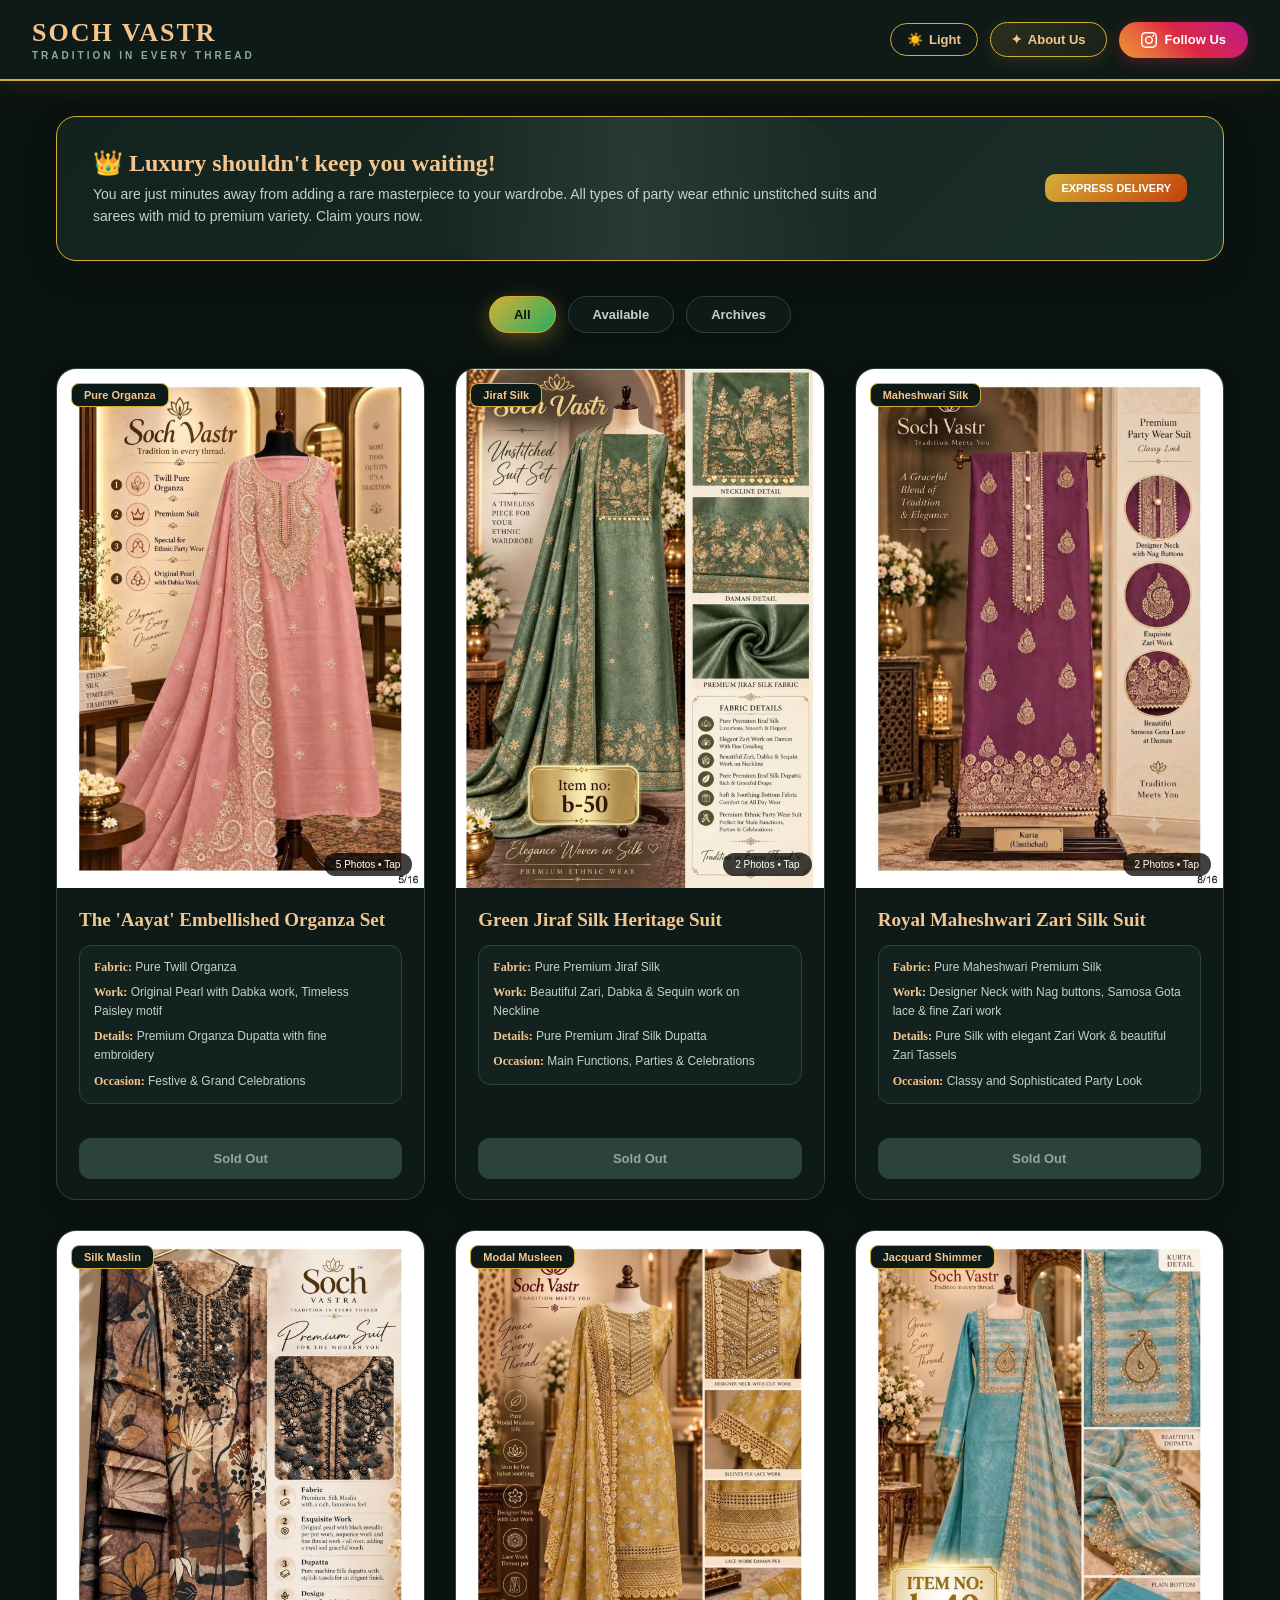
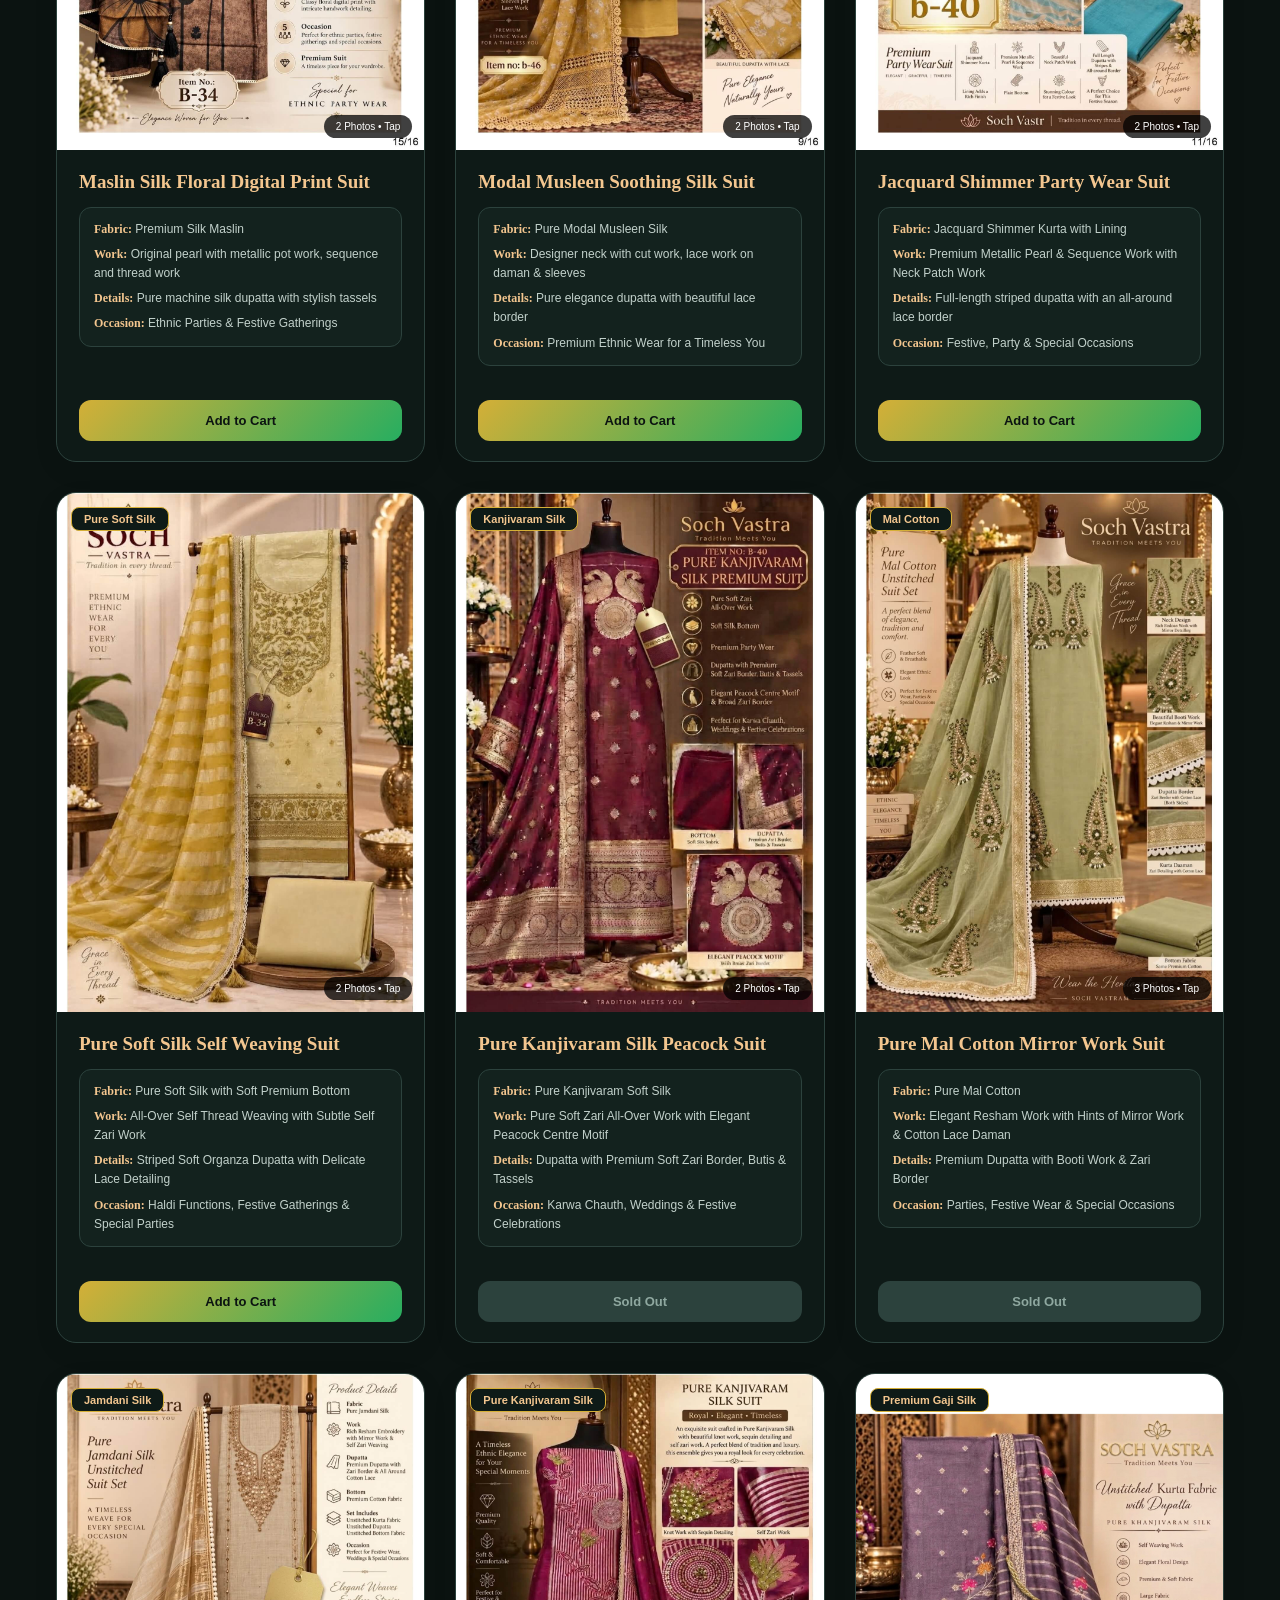
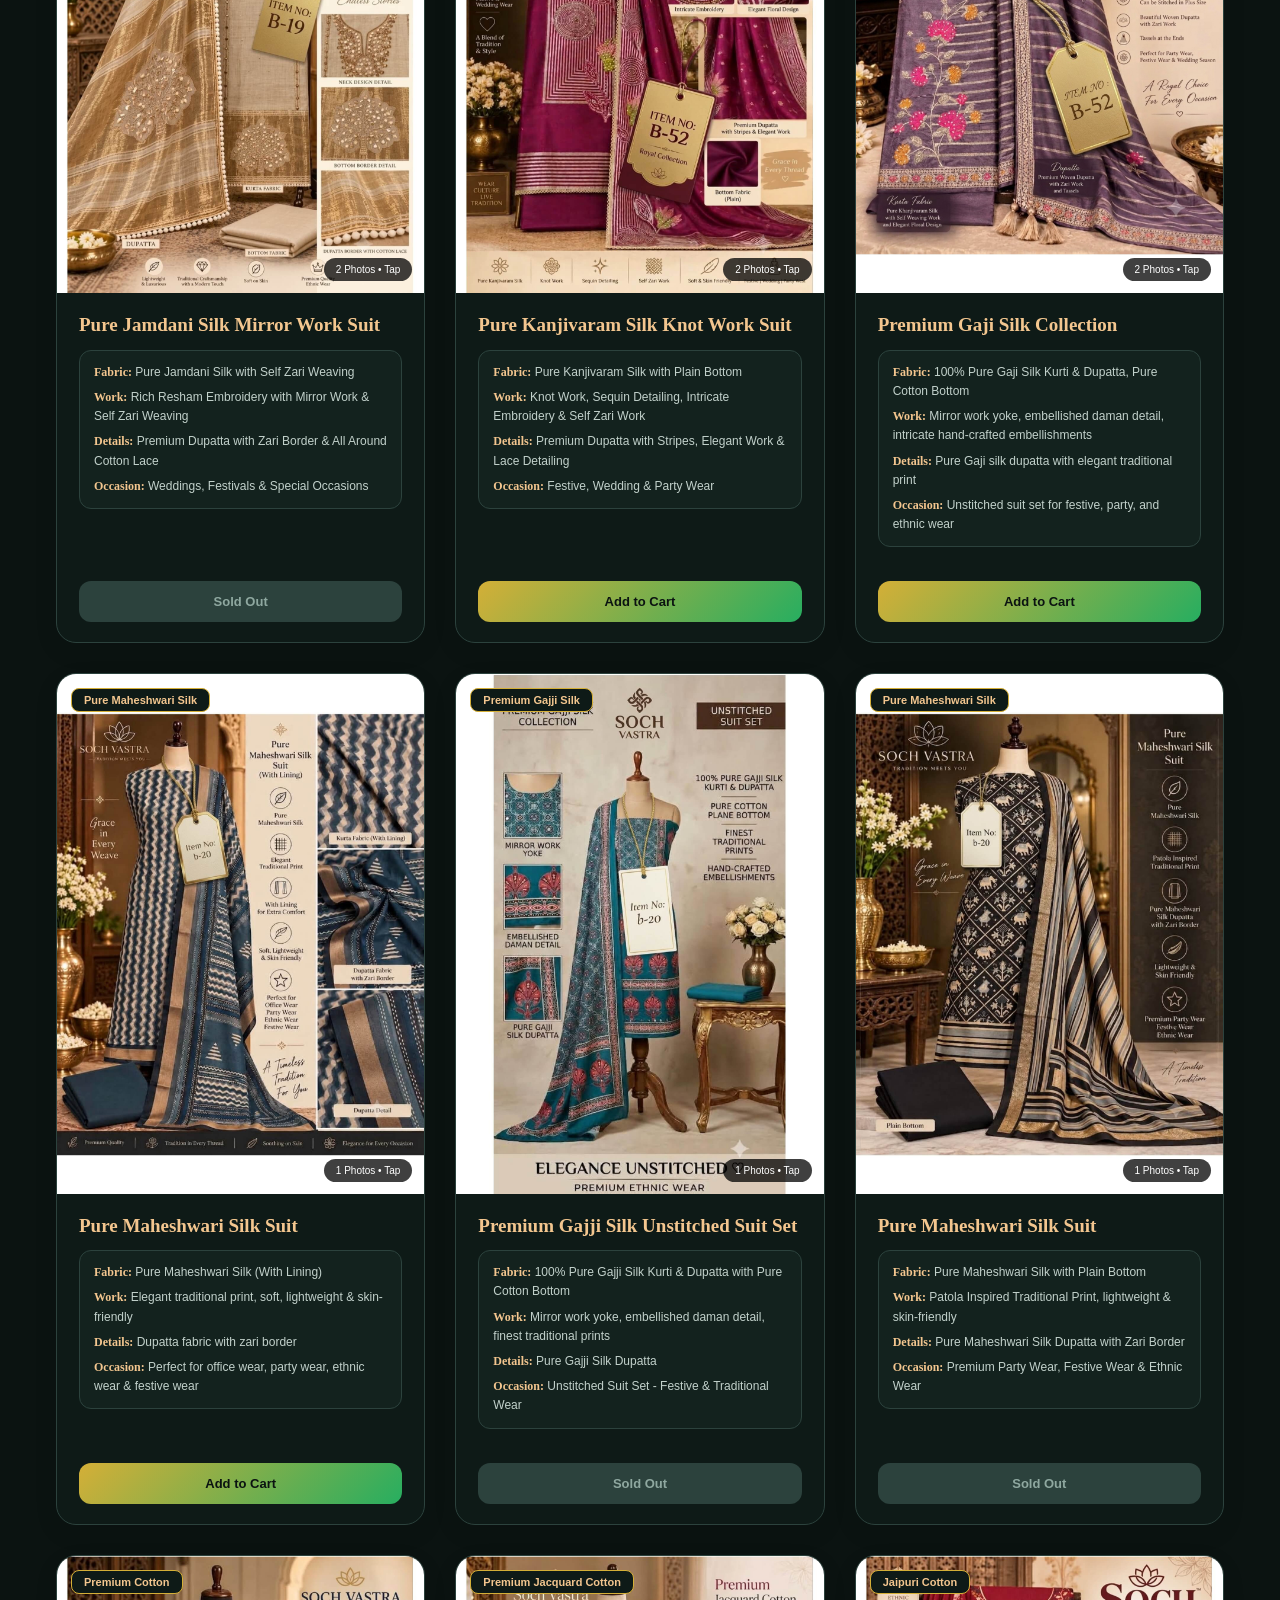
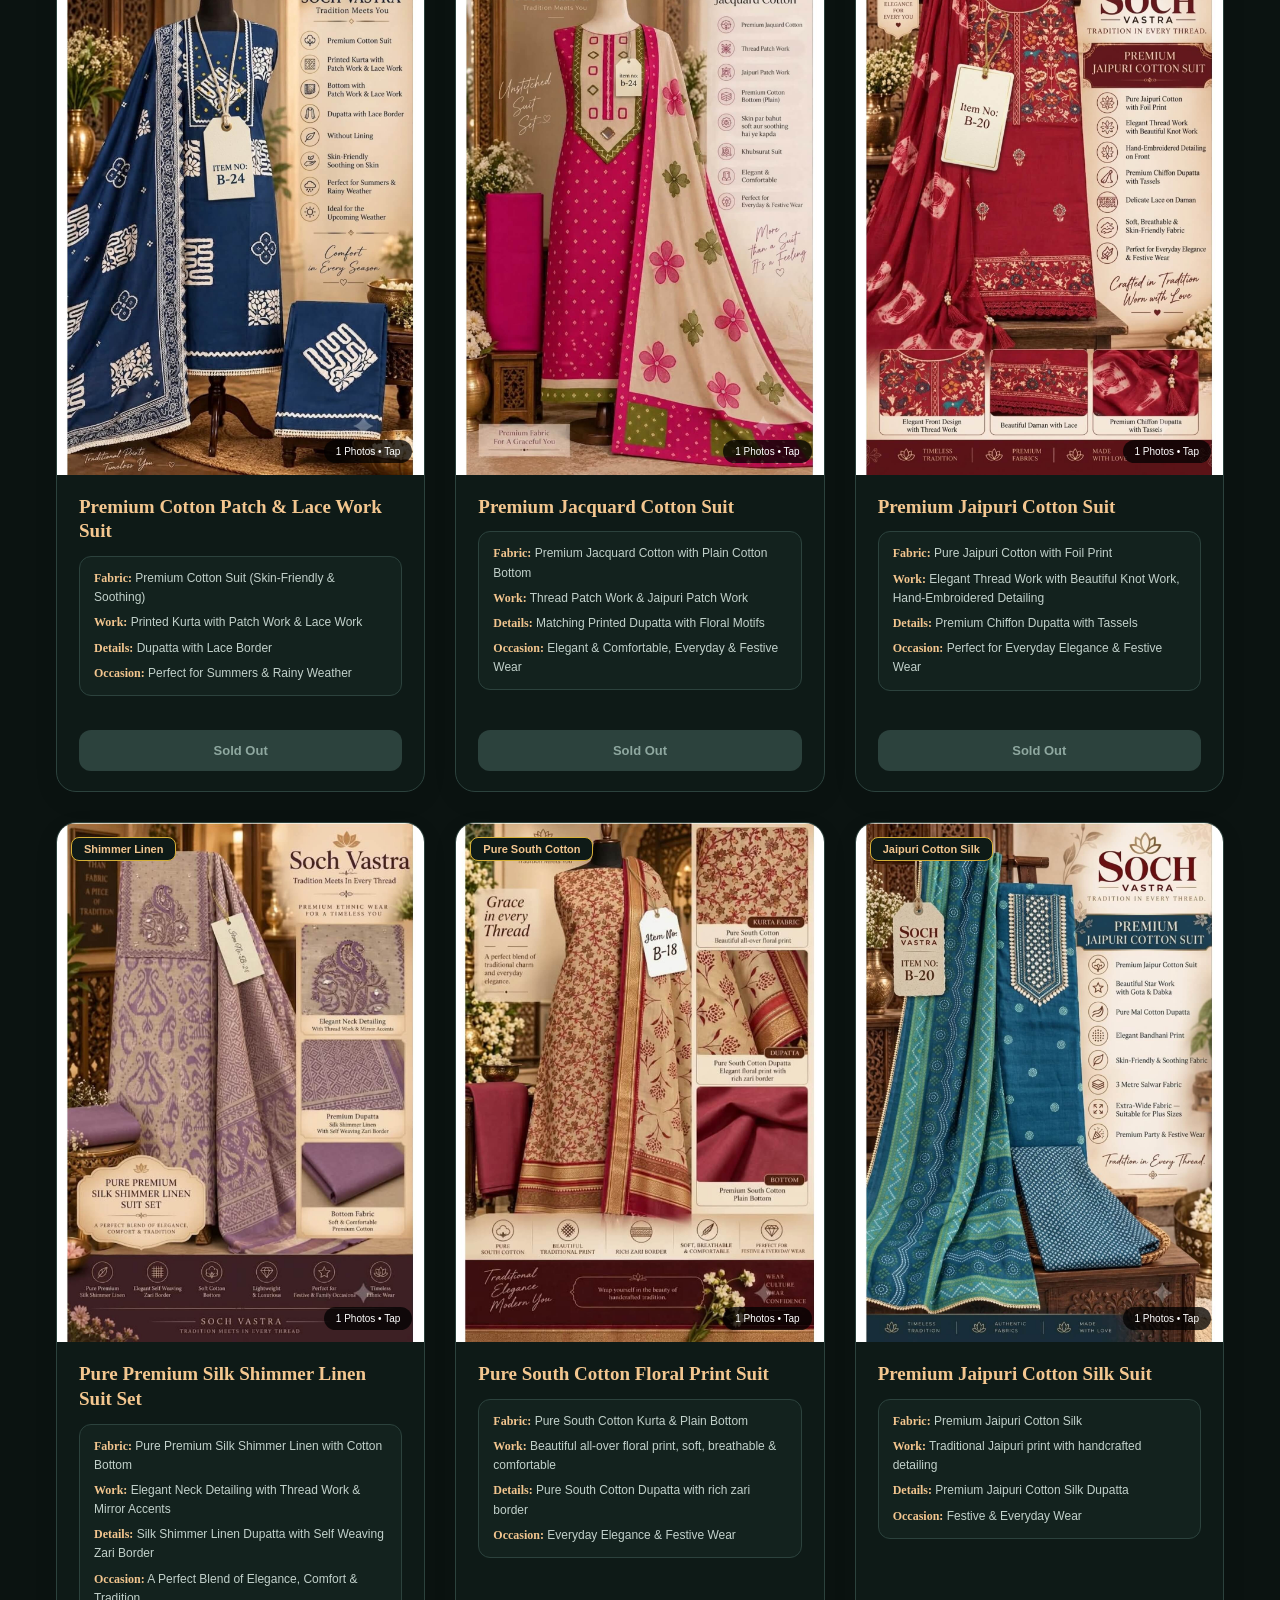
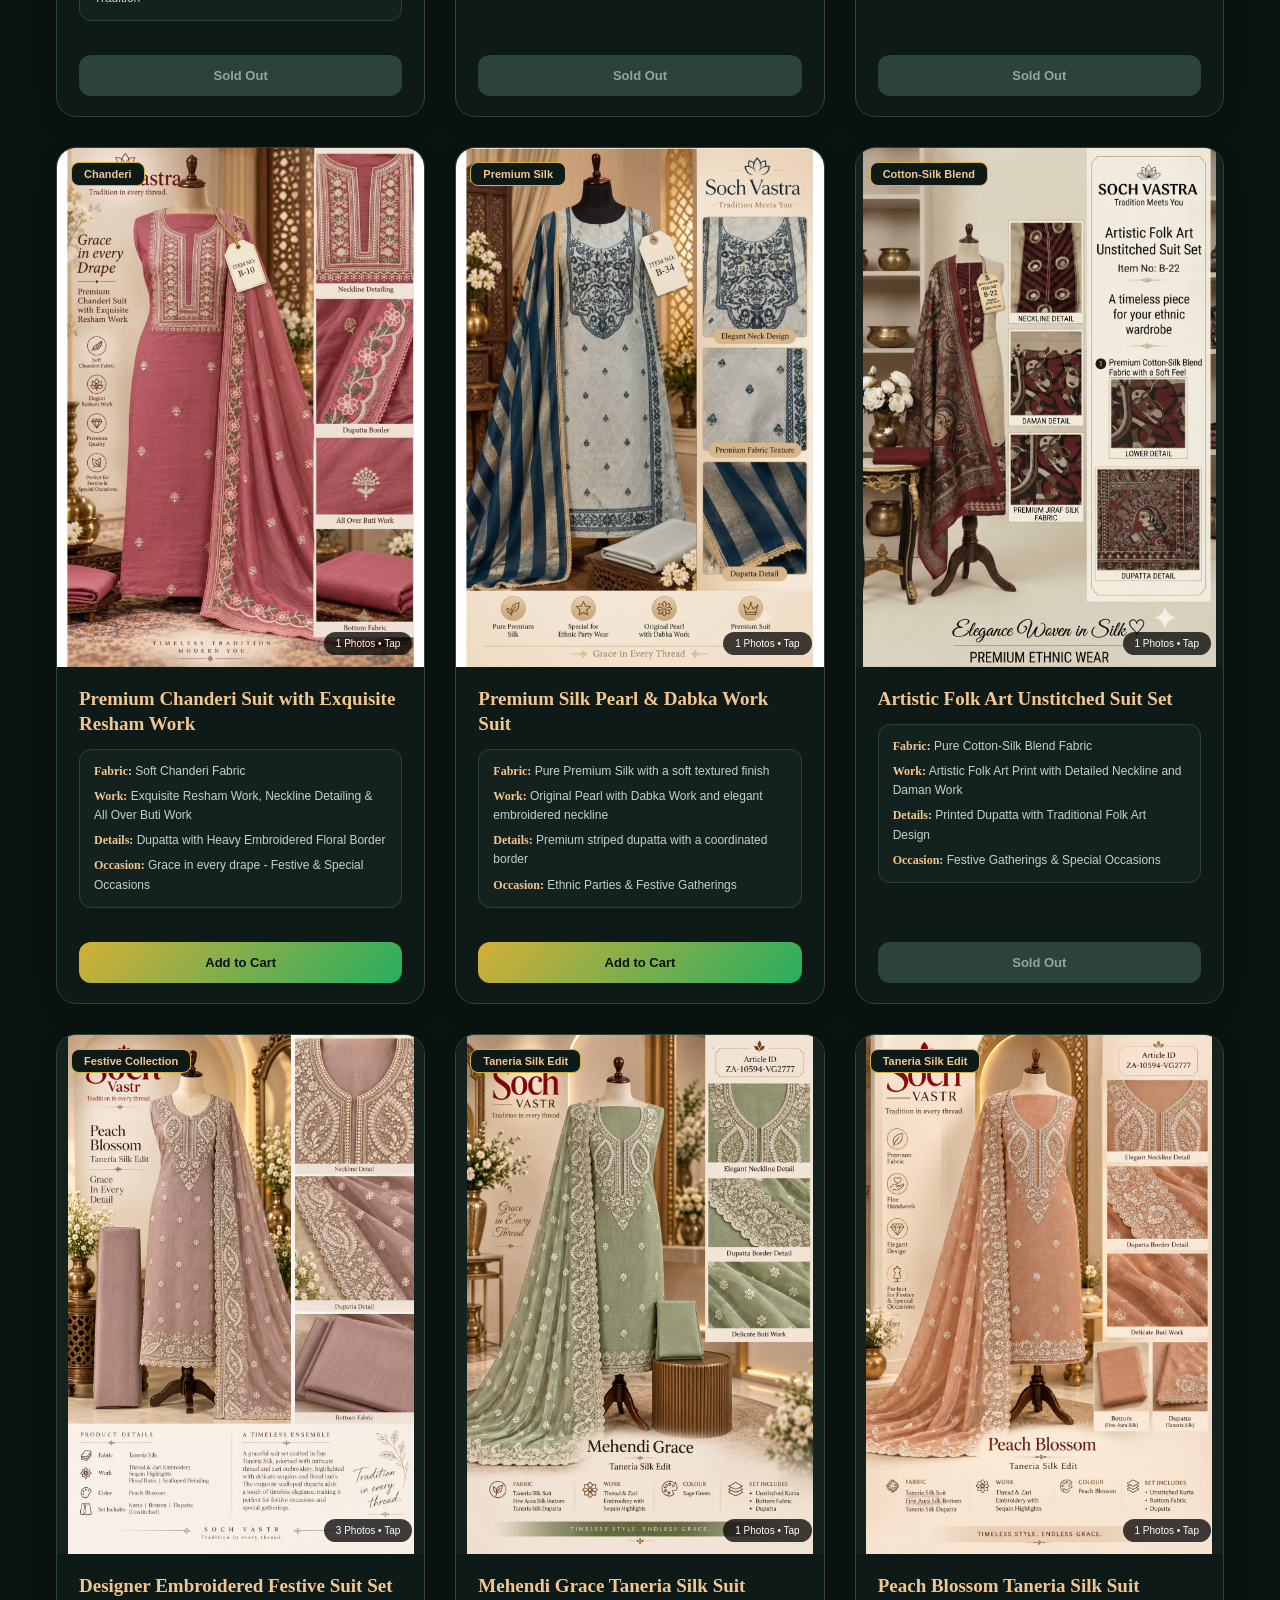
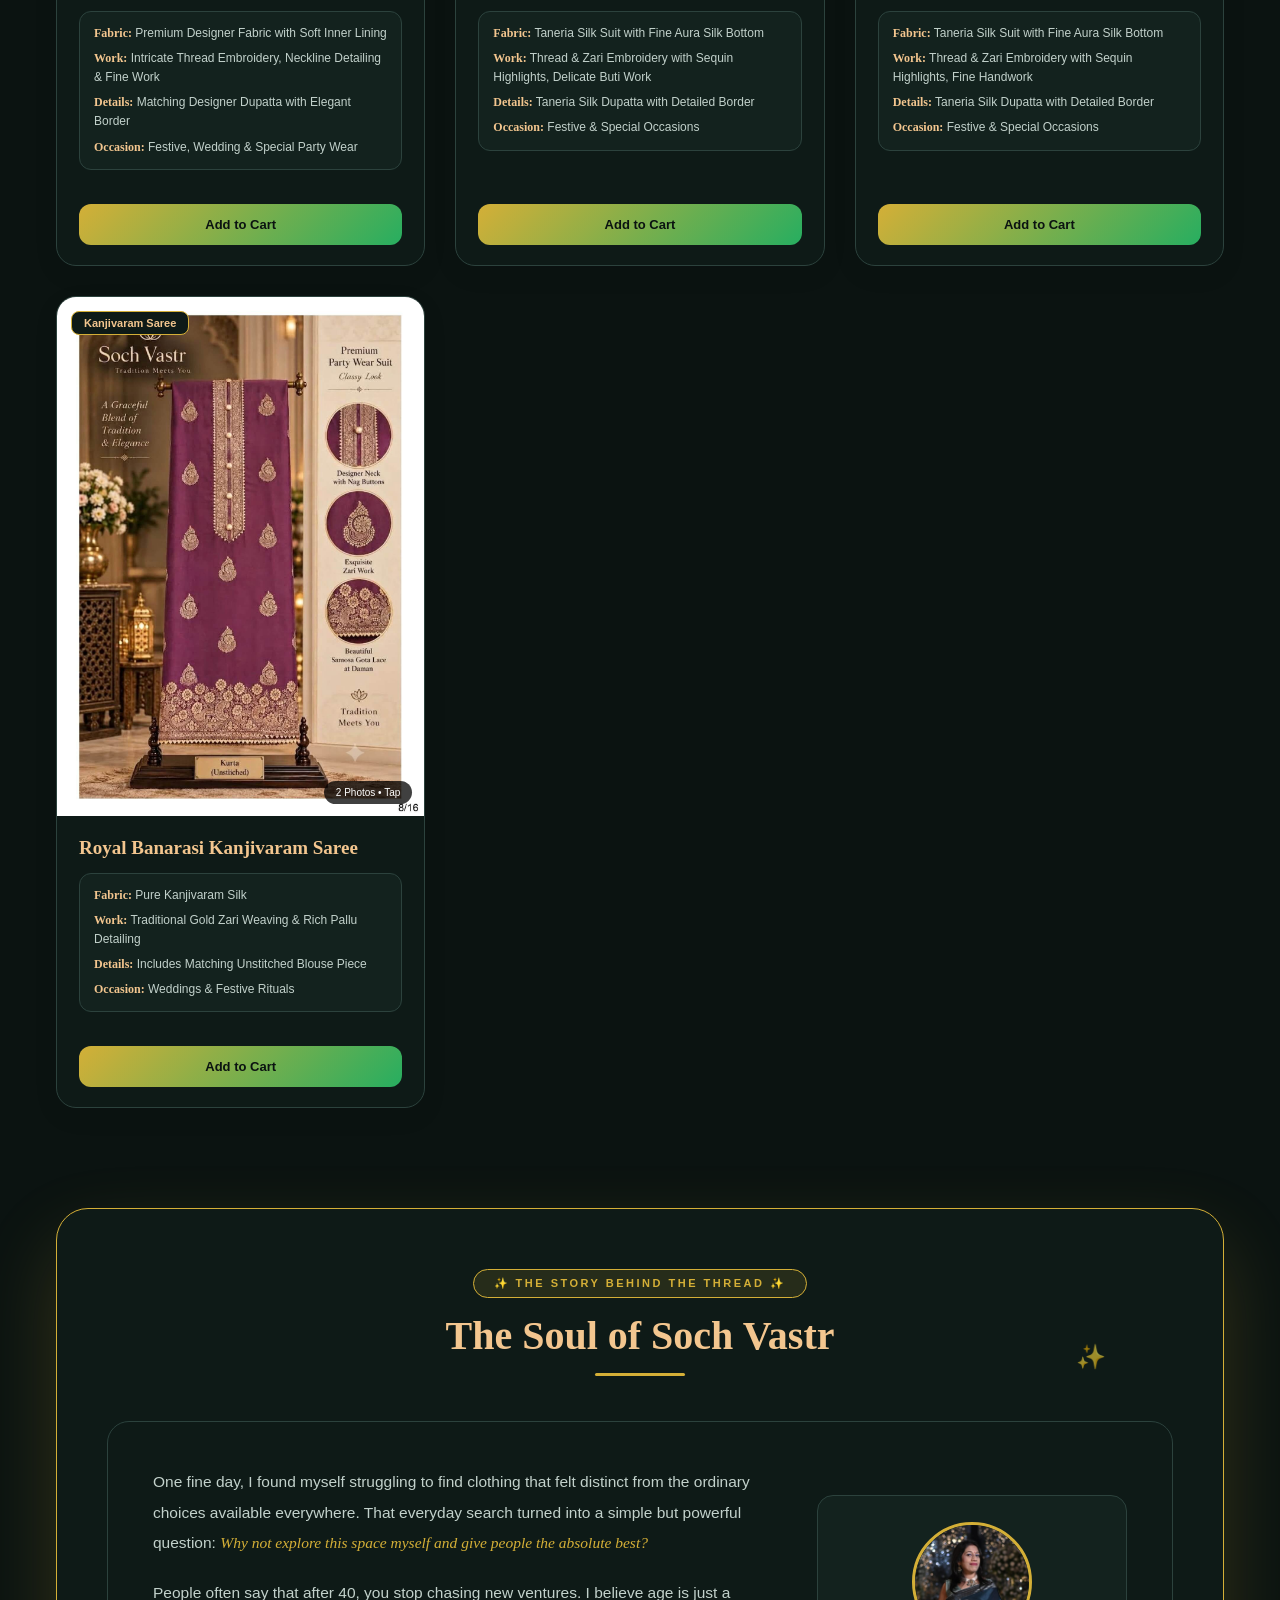
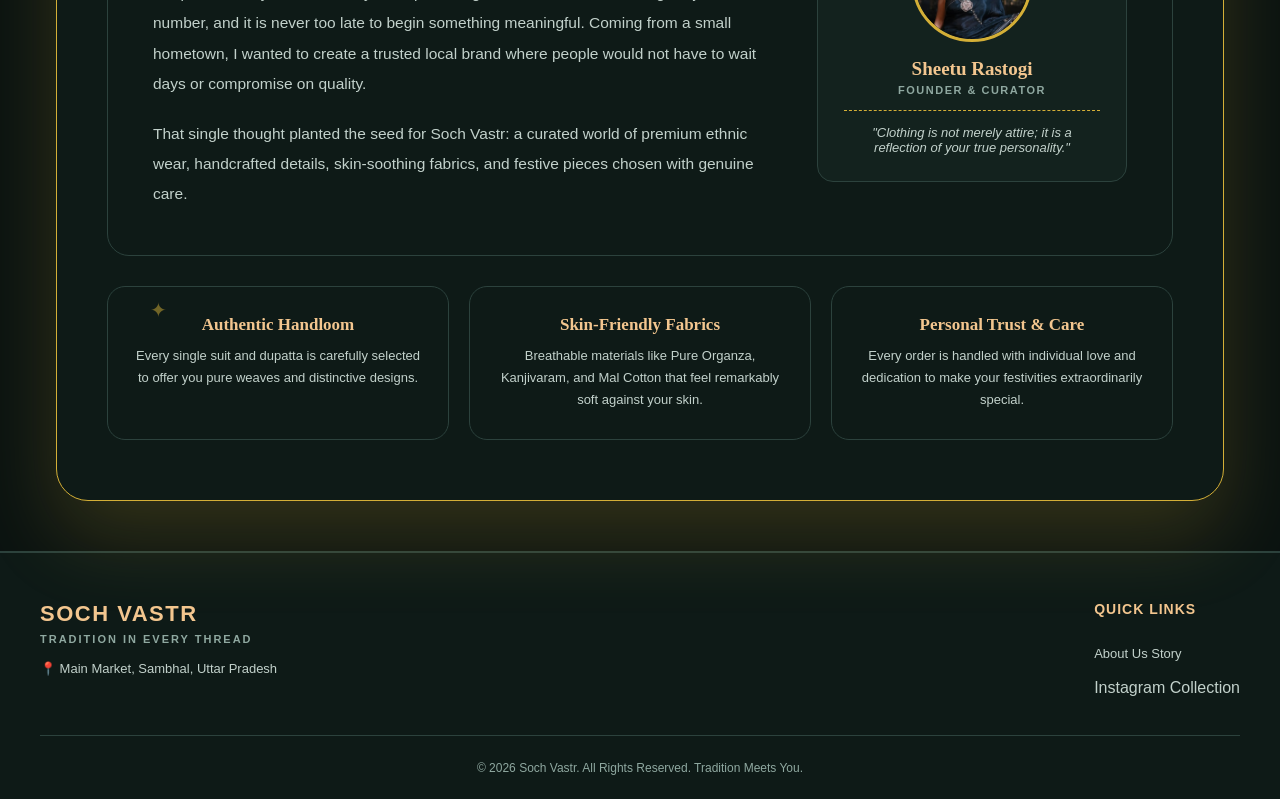
<file: index.html>
<!DOCTYPE html>
<html lang="en" data-theme="dark">
<head>
  <meta charset="UTF-8" />
  <meta name="viewport" content="width=device-width, initial-scale=1.0" />
  <title>Soch Vastr | Festive Collection Vol. 1</title>
  <link rel="stylesheet" href="style.css">
  <style>
    /* Premium Styling for Header About Us Button */
    .header-about-btn {
      background: linear-gradient(135deg, rgba(212, 175, 55, 0.15), rgba(212, 175, 55, 0.05));
      border: 1.5px solid var(--accent-gold);
      color: var(--gold-light);
      padding: 9px 20px;
      border-radius: 999px;
      cursor: pointer;
      font-size: 13px;
      font-weight: 700;
      text-decoration: none;
      display: inline-flex;
      align-items: center;
      gap: 6px;
      box-shadow: 0 4px 15px rgba(212, 175, 55, 0.15);
      transition: all 0.3s cubic-bezier(0.16, 1, 0.3, 1);
    }
    .header-about-btn:hover {
      background: var(--accent-gold);
      color: var(--bg-color);
      transform: translateY(-2px) scale(1.03);
      box-shadow: 0 6px 20px rgba(212, 175, 55, 0.35);
    }
  </style>
</head>
<body>

  <!-- Header Section -->
  <header>
    <div class="brand">
      <h1>SOCH VASTR</h1>
      <p>Tradition in Every Thread</p>
    </div>
    <div class="header-actions">
      <!-- Theme Switcher Button -->
      <button class="theme-toggle-btn" id="themeToggle" onclick="toggleTheme()" type="button">
        <span id="themeIcon">☀️</span> <span id="themeText">Light</span>
      </button>

      <!-- Gorgeous About Us Button placed right after Light/Dark mode -->
      <a href="#aboutRevealSection" class="header-about-btn">
        <span>✦</span> About Us
      </a>

      <a href="https://www.instagram.com/soch.vastra" target="_blank" class="insta-btn" title="Follow Us">
        <svg viewBox="0 0 24 24"><path d="M12 2.163c3.204 0 3.584.012 4.85.07 3.252.148 4.771 1.691 4.919 4.919.058 1.265.069 1.645.069 4.849 0 3.205-.012 3.584-.069 4.849-.149 3.225-1.664 4.771-4.919 4.919-1.266.058-1.644.07-4.85.07-3.204 0-3.584-.012-4.849-.07-3.26-.149-4.771-1.699-4.919-4.92-.058-1.265-.07-1.644-.07-4.849 0-3.204.013-3.583.07-4.849.149-3.227 1.664-4.771 4.919-4.919 1.266-.057 1.645-.069 4.849-.069zm0-2.163c-3.259 0-3.667.014-4.947.072-4.358.2-6.78 2.618-6.98 6.98-.059 1.281-.073 1.689-.073 4.948 0 3.259.014 3.668.072 4.948.2 4.358 2.618 6.78 6.98 6.98 1.281.058 1.689.072 4.948.072 3.259 0 3.668-.014 4.948-.072 4.354-.2 6.782-2.618 6.979-6.98.059-1.28.073-1.689.073-4.948 0-3.259-.014-3.667-.072-4.947-.196-4.354-2.617-6.78-6.979-6.98-1.281-.059-1.69-.073-4.949-.073zm0 5.838c-3.403 0-6.162 2.759-6.162 6.162s2.759 6.163 6.162 6.163 6.162-2.759 6.162-6.163c0-3.403-2.759-6.162-6.162-6.162zm0 10.162c-2.209 0-4-1.79-4-4 0-2.209 1.791-4 4-4s4 1.791 4 4c0 2.21-1.791 4-4 4zm6.406-11.845c-.796 0-1.441.645-1.441 1.44s.645 1.44 1.441 1.44c.795 0 1.439-.645 1.439-1.44s-.644-1.44-1.439-1.44z"/></svg>
        <span>Follow Us</span>
      </a>
    </div>
  </header>

  <!-- Main Banner & Grid Container -->
  <div class="container">
    <div class="banner">
      <div class="banner-content">
        <h2><span>👑</span> Luxury shouldn't keep you waiting!</h2>
        <p>You are just minutes away from adding a rare masterpiece to your wardrobe. All types of party wear ethnic unstitched suits and sarees with mid to premium variety. Claim yours now.</p>
      </div>
      <div class="notice-tag">Express Delivery</div>
    </div>

    <!-- Horizontal Filter Tabs -->
    <div class="filter-wrapper">
      <button class="filter-btn active" type="button" data-status-filter="all">All</button>
      <button class="filter-btn" type="button" data-status-filter="available">Available</button>
      <button class="filter-btn" type="button" data-status-filter="soldOut">Archives</button>
    </div>

    <div class="grid" id="productGrid"></div>
  </div>

  <!-- STUNNING SCROLL-ANIMATED ABOUT US SECTION (After all suits end) -->
  <section class="animated-about-section" id="aboutRevealSection">
    <div class="about-container-reveal">
      <div class="about-header-center">
        <div class="sparkle-badge">✨ The Story Behind The Thread ✨</div>
        <h2>The Soul of Soch Vastr</h2>
        <div class="about-divider"></div>
      </div>

      <div class="soch-about-card">
        <div class="soch-story-text">
          <p>One fine day, I found myself struggling to find clothing that felt distinct from the ordinary choices available everywhere. That everyday search turned into a simple but powerful question: <em>Why not explore this space myself and give people the absolute best?</em></p>
          <p>People often say that after 40, you stop chasing new ventures. I believe age is just a number, and it is never too late to begin something meaningful. Coming from a small hometown, I wanted to create a trusted local brand where people would not have to wait days or compromise on quality.</p>
          <p>That single thought planted the seed for Soch Vastr: a curated world of premium ethnic wear, handcrafted details, skin-soothing fabrics, and festive pieces chosen with genuine care.</p>
        </div>

        <div class="soch-founder-box">
          <div class="soch-founder-img">
            <img src="images/founder.png" alt="Sheetu Rastogi" onerror="this.src='https://placehold.co/150x150/FAF5EE/7C2D12?text=Founder';" />
          </div>
          <h4>Sheetu Rastogi</h4>
          <span>Founder & Curator</span>
          <div class="soch-founder-quote">
            "Clothing is not merely attire; it is a reflection of your true personality."
          </div>
        </div>
      </div>

      <div class="soch-pillars-grid">
        <div class="soch-pillar-item">
          <h5>Authentic Handloom</h5>
          <p>Every single suit and dupatta is carefully selected to offer you pure weaves and distinctive designs.</p>
        </div>
        <div class="soch-pillar-item">
          <h5>Skin-Friendly Fabrics</h5>
          <p>Breathable materials like Pure Organza, Kanjivaram, and Mal Cotton that feel remarkably soft against your skin.</p>
        </div>
        <div class="soch-pillar-item">
          <h5>Personal Trust & Care</h5>
          <p>Every order is handled with individual love and dedication to make your festivities extraordinarily special.</p>
        </div>
      </div>
    </div>
  </section>

  <!-- Clean Footer Section -->
  <footer style="background-color: var(--footer-bg); color: var(--footer-text); padding: 48px 24px 24px; border-top: 2px solid var(--card-border); margin-top: 50px;">
    <div style="max-width: 1200px; margin: 0 auto; display: flex; justify-content: space-between; flex-wrap: wrap; gap: 30px; padding-bottom: 30px; border-bottom: 1px solid var(--card-border);">
      <div>
        <h2 style="font-size: 22px; font-weight: 800; color: var(--gold-light); letter-spacing: 1.5px; margin-bottom: 6px;">SOCH VASTR</h2>
        <p style="font-size: 11px; text-transform: uppercase; letter-spacing: 2px; color: var(--text-muted); font-weight: 600; margin-bottom: 16px;">Tradition in Every Thread</p>
        <div style="font-size: 13px; color: var(--details-text); margin-bottom: 8px;">📍 Main Market, Sambhal, Uttar Pradesh</div>
      </div>
      <div>
        <h4 style="font-size: 14px; font-weight: 700; color: var(--gold-light); text-transform: uppercase; letter-spacing: 1px; margin-bottom: 18px;">Quick Links</h4>
        <ul style="list-style: none; padding: 0; line-height: 2.2;">
          <li><a href="#aboutRevealSection" style="color:var(--details-text); text-decoration:none; font-size:13px;">About Us Story</a></li>
          <li><a href="https://www.instagram.com/soch.vastra" target="_blank" style="color:var(--details-text); text-decoration:none;">Instagram Collection</a></li>
        </ul>
      </div>
    </div>
    <div style="max-width: 1200px; margin: 25px auto 0; text-align: center; font-size: 12px; color: var(--text-muted);">
      <p>&copy; 2026 Soch Vastr. All Rights Reserved. Tradition Meets You.</p>
    </div>
  </footer>

  <!-- Detailed Modal for Products -->
  <div class="modal-overlay" id="detailModal">
    <div class="modal-box">
      <button class="modal-close" onclick="closeDetailModal()" type="button">&times;</button>
      <div class="modal-content" id="modalDynamicContent"></div>
    </div>
  </div>

  <!-- Integrated JavaScript -->
  <script>
    const products = [
      {
        id: "101",
        title: "The 'Aayat' Embellished Organza Set",
        badge: "Pure Organza",
        soldOut: true,
        images: ["images/1 (1).jpg", "images/1 (2).jpg", "images/1 (3).jpg", "images/1 (4).jpg", "images/1(5).jpg"],
        fabric: "Pure Twill Organza",
        work: "Original Pearl with Dabka work, Timeless Paisley motif",
        dupatta: "Premium Organza Dupatta with fine embroidery",
        occasion: "Festive & Grand Celebrations"
      },
      {
        id: "b-50",
        title: "Green Jiraf Silk Heritage Suit",
        badge: "Jiraf Silk",
        soldOut: true,
        images: ["images/2 (1).jpg", "images/2 (2).jpg"],
        fabric: "Pure Premium Jiraf Silk",
        work: "Beautiful Zari, Dabka & Sequin work on Neckline",
        dupatta: "Pure Premium Jiraf Silk Dupatta",
        occasion: "Main Functions, Parties & Celebrations"
      },
      {
        id: "b-42",
        title: "Royal Maheshwari Zari Silk Suit",
        badge: "Maheshwari Silk",
        soldOut: true,
        images: ["images/3 (1).jpg", "images/3 (2).jpg"],
        fabric: "Pure Maheshwari Premium Silk",
        work: "Designer Neck with Nag buttons, Samosa Gota lace & fine Zari work",
        dupatta: "Pure Silk with elegant Zari Work & beautiful Zari Tassels",
        occasion: "Classy and Sophisticated Party Look"
      },
      {
        id: "b-34-1",
        title: "Maslin Silk Floral Digital Print Suit",
        badge: "Silk Maslin",
        soldOut: false,
        images: ["images/4 (1).jpg", "images/4 (2).jpg"],
        fabric: "Premium Silk Maslin",
        work: "Original pearl with metallic pot work, sequence and thread work",
        dupatta: "Pure machine silk dupatta with stylish tassels",
        occasion: "Ethnic Parties & Festive Gatherings"
      },
      {
        id: "b-46",
        title: "Modal Musleen Soothing Silk Suit",
        badge: "Modal Musleen",
        soldOut: false,
        images: ["images/5 (1).jpg", "images/5 (2).jpg"],
        fabric: "Pure Modal Musleen Silk",
        work: "Designer neck with cut work, lace work on daman & sleeves",
        dupatta: "Pure elegance dupatta with beautiful lace border",
        occasion: "Premium Ethnic Wear for a Timeless You"
      },
      {
        id: "b-40-shimmer",
        title: "Jacquard Shimmer Party Wear Suit",
        badge: "Jacquard Shimmer",
        soldOut: false,
        images: ["images/6 (1).jpg", "images/6 (2).jpg"],
        fabric: "Jacquard Shimmer Kurta with Lining",
        work: "Premium Metallic Pearl & Sequence Work with Neck Patch Work",
        dupatta: "Full-length striped dupatta with an all-around lace border",
        occasion: "Festive, Party & Special Occasions"
      },
      {
        id: "b-34-final",
        title: "Pure Soft Silk Self Weaving Suit",
        badge: "Pure Soft Silk",
        soldOut: false,
        images: ["images/7 (1).jpg", "images/7 (2).jpg"],
        fabric: "Pure Soft Silk with Soft Premium Bottom",
        work: "All-Over Self Thread Weaving with Subtle Self Zari Work",
        dupatta: "Striped Soft Organza Dupatta with Delicate Lace Detailing",
        occasion: "Haldi Functions, Festive Gatherings & Special Parties"
      },
      {
        id: "b-40-kanjivaram",
        title: "Pure Kanjivaram Silk Peacock Suit",
        badge: "Kanjivaram Silk",
        soldOut: true,
        images: ["images/8 (1).jpg", "images/8 (2).jpg"],
        fabric: "Pure Kanjivaram Soft Silk",
        work: "Pure Soft Zari All-Over Work with Elegant Peacock Centre Motif",
        dupatta: "Dupatta with Premium Soft Zari Border, Butis & Tassels",
        occasion: "Karwa Chauth, Weddings & Festive Celebrations"
      },
      {
        id: "b-18-1",
        title: "Pure Mal Cotton Mirror Work Suit",
        badge: "Mal Cotton",
        soldOut: true,
        images: ["images/9 (1).jpg", "images/9 (2).jpg", "images/9 (3).jpg"],
        fabric: "Pure Mal Cotton",
        work: "Elegant Resham Work with Hints of Mirror Work & Cotton Lace Daman",
        dupatta: "Premium Dupatta with Booti Work & Zari Border",
        occasion: "Parties, Festive Wear & Special Occasions"
      },
      {
        id: "b-19",
        title: "Pure Jamdani Silk Mirror Work Suit",
        badge: "Jamdani Silk",
        soldOut: true,
        images: ["images/10 (1).jpg", "images/10 (2).jpg"],
        fabric: "Pure Jamdani Silk with Self Zari Weaving",
        work: "Rich Resham Embroidery with Mirror Work & Self Zari Weaving",
        dupatta: "Premium Dupatta with Zari Border & All Around Cotton Lace",
        occasion: "Weddings, Festivals & Special Occasions"
      },
      {
        id: "b-52-kanjivaram",
        title: "Pure Kanjivaram Silk Knot Work Suit",
        badge: "Pure Kanjivaram Silk",
        soldOut: false,
        images: ["images/11 (1).jpg", "images/11 (2).jpg"],
        fabric: "Pure Kanjivaram Silk with Plain Bottom",
        work: "Knot Work, Sequin Detailing, Intricate Embroidery & Self Zari Work",
        dupatta: "Premium Dupatta with Stripes, Elegant Work & Lace Detailing",
        occasion: "Festive, Wedding & Party Wear"
      },
      {
        id: "b-52",
        title: "Premium Gaji Silk Collection",
        badge: "Premium Gaji Silk",
        soldOut: false,
        images: ["images/12 (1).jpg", "images/12 (2).jpg"],
        fabric: "100% Pure Gaji Silk Kurti & Dupatta, Pure Cotton Bottom",
        work: "Mirror work yoke, embellished daman detail, intricate hand-crafted embellishments",
        dupatta: "Pure Gaji silk dupatta with elegant traditional print",
        occasion: "Unstitched suit set for festive, party, and ethnic wear"
      },
      {
        id: "b-20-silk",
        title: "Pure Maheshwari Silk Suit",
        badge: "Pure Maheshwari Silk",
        soldOut: false,
        images: ["images/13.jpg"],
        fabric: "Pure Maheshwari Silk (With Lining)",
        work: "Elegant traditional print, soft, lightweight & skin-friendly",
        dupatta: "Dupatta fabric with zari border",
        occasion: "Perfect for office wear, party wear, ethnic wear & festive wear"
      },
      {
        id: "gajji-silk-b20",
        title: "Premium Gajji Silk Unstitched Suit Set",
        badge: "Premium Gajji Silk",
        soldOut: true,
        images: ["images/14.jpg"],
        fabric: "100% Pure Gajji Silk Kurti & Dupatta with Pure Cotton Bottom",
        work: "Mirror work yoke, embellished daman detail, finest traditional prints",
        dupatta: "Pure Gajji Silk Dupatta",
        occasion: "Unstitched Suit Set - Festive & Traditional Wear"
      },
      {
        id: "b-20-maheshwari-silk",
        title: "Pure Maheshwari Silk Suit",
        badge: "Pure Maheshwari Silk",
        soldOut: true,
        images: ["images/15.jpg"],
        fabric: "Pure Maheshwari Silk with Plain Bottom",
        work: "Patola Inspired Traditional Print, lightweight & skin-friendly",
        dupatta: "Pure Maheshwari Silk Dupatta with Zari Border",
        occasion: "Premium Party Wear, Festive Wear & Ethnic Wear"
      },
      {
        id: "premium-cotton-b24",
        title: "Premium Cotton Patch & Lace Work Suit",
        badge: "Premium Cotton",
        soldOut: true,
        images: ["images/16.jpg"],
        fabric: "Premium Cotton Suit (Skin-Friendly & Soothing)",
        work: "Printed Kurta with Patch Work & Lace Work",
        dupatta: "Dupatta with Lace Border",
        occasion: "Perfect for Summers & Rainy Weather"
      },
      {
        id: "jacquard-cotton-b24",
        title: "Premium Jacquard Cotton Suit",
        badge: "Premium Jacquard Cotton",
        soldOut: true,
        images: ["images/17.jpg"],
        fabric: "Premium Jacquard Cotton with Plain Cotton Bottom",
        work: "Thread Patch Work & Jaipuri Patch Work",
        dupatta: "Matching Printed Dupatta with Floral Motifs",
        occasion: "Elegant & Comfortable, Everyday & Festive Wear"
      },
      {
        id: "premium-jaipuri-cotton-b20",
        title: "Premium Jaipuri Cotton Suit",
        badge: "Jaipuri Cotton",
        soldOut: true,
        images: ["images/18.jpg"],
        fabric: "Pure Jaipuri Cotton with Foil Print",
        work: "Elegant Thread Work with Beautiful Knot Work, Hand-Embroidered Detailing",
        dupatta: "Premium Chiffon Dupatta with Tassels",
        occasion: "Perfect for Everyday Elegance & Festive Wear"
      },
      {
        id: "b-24-shimmer-linen",
        title: "Pure Premium Silk Shimmer Linen Suit Set",
        badge: "Shimmer Linen",
        soldOut: true,
        images: ["images/19.jpg"],
        fabric: "Pure Premium Silk Shimmer Linen with Cotton Bottom",
        work: "Elegant Neck Detailing with Thread Work & Mirror Accents",
        dupatta: "Silk Shimmer Linen Dupatta with Self Weaving Zari Border",
        occasion: "A Perfect Blend of Elegance, Comfort & Tradition"
      },
      {
        id: "south-cotton-b18",
        title: "Pure South Cotton Floral Print Suit",
        badge: "Pure South Cotton",
        soldOut: true,
        images: ["images/20.jpg"],
        fabric: "Pure South Cotton Kurta & Plain Bottom",
        work: "Beautiful all-over floral print, soft, breathable & comfortable",
        dupatta: "Pure South Cotton Dupatta with rich zari border",
        occasion: "Everyday Elegance & Festive Wear"
      },
      {
        id: "b-20-jaipuri",
        title: "Premium Jaipuri Cotton Silk Suit",
        badge: "Jaipuri Cotton Silk",
        soldOut: true,
        images: ["images/22.jpg"],
        fabric: "Premium Jaipuri Cotton Silk",
        work: "Traditional Jaipuri print with handcrafted detailing",
        dupatta: "Premium Jaipuri Cotton Silk Dupatta",
        occasion: "Festive & Everyday Wear"
      },
      {
        id: "b-10-chanderi",
        title: "Premium Chanderi Suit with Exquisite Resham Work",
        badge: "Chanderi",
        soldOut: false,
        images: ["images/23.jpg"],
        fabric: "Soft Chanderi Fabric",
        work: "Exquisite Resham Work, Neckline Detailing & All Over Buti Work",
        dupatta: "Dupatta with Heavy Embroidered Floral Border",
        occasion: "Grace in every drape - Festive & Special Occasions"
      },
      {
        id: "b-34-floral",
        title: "Premium Silk Pearl & Dabka Work Suit",
        badge: "Premium Silk",
        soldOut: false,
        images: ["images/21.jpg"],
        fabric: "Pure Premium Silk with a soft textured finish",
        work: "Original Pearl with Dabka Work and elegant embroidered neckline",
        dupatta: "Premium striped dupatta with a coordinated border",
        occasion: "Ethnic Parties & Festive Gatherings"
      },
      {
        id: "b-22-folk-art",
        title: "Artistic Folk Art Unstitched Suit Set",
        badge: "Cotton-Silk Blend",
        soldOut: true,
        images: ["images/388863.png"],
        fabric: "Pure Cotton-Silk Blend Fabric",
        work: "Artistic Folk Art Print with Detailed Neckline and Daman Work",
        dupatta: "Printed Dupatta with Traditional Folk Art Design",
        occasion: "Festive Gatherings & Special Occasions"
      },
      {
        id: "item-25",
        title: "Designer Embroidered Festive Suit Set",
        badge: "Festive Collection",
        soldOut: false,
        images: ["images/25.jpeg", "images/25(1).jpeg", "images/25(2).jpeg"],
        fabric: "Premium Designer Fabric with Soft Inner Lining",
        work: "Intricate Thread Embroidery, Neckline Detailing & Fine Work",
        dupatta: "Matching Designer Dupatta with Elegant Border",
        occasion: "Festive, Wedding & Special Party Wear"
      },
      {
        id: "item-26",
        title: "Mehendi Grace Taneria Silk Suit",
        badge: "Taneria Silk Edit",
        soldOut: false,
        images: ["images/26.jpeg"],
        fabric: "Taneria Silk Suit with Fine Aura Silk Bottom",
        work: "Thread & Zari Embroidery with Sequin Highlights, Delicate Buti Work",
        dupatta: "Taneria Silk Dupatta with Detailed Border",
        occasion: "Festive & Special Occasions"
      },
      {
        id: "item-27",
        title: "Peach Blossom Taneria Silk Suit",
        badge: "Taneria Silk Edit",
        soldOut: false,
        images: ["images/27.jpeg"],
        fabric: "Taneria Silk Suit with Fine Aura Silk Bottom",
        work: "Thread & Zari Embroidery with Sequin Highlights, Fine Handwork",
        dupatta: "Taneria Silk Dupatta with Detailed Border",
        occasion: "Festive & Special Occasions"
      },
      {
        id: "kanji-saree-1",
        title: "Royal Banarasi Kanjivaram Saree",
        badge: "Kanjivaram Saree",
        soldOut: false,
        images: ["images/3 (1).jpg", "images/3 (2).jpg"],
        fabric: "Pure Kanjivaram Silk",
        work: "Traditional Gold Zari Weaving & Rich Pallu Detailing",
        dupatta: "Includes Matching Unstitched Blouse Piece",
        occasion: "Weddings & Festive Rituals"
      }
    ];

    let statusFilter = "all";

    document.querySelectorAll("[data-status-filter]").forEach(button => {
      button.addEventListener("click", () => {
        statusFilter = button.dataset.statusFilter;
        document.querySelectorAll("[data-status-filter]").forEach(b => b.classList.remove("active"));
        button.classList.add("active");
        renderGrid();
      });
    });

    function renderGrid() {
      const container = document.getElementById("productGrid");
      const filtered = products.filter(p => {
        if (statusFilter === "available") return !p.soldOut;
        if (statusFilter === "soldOut") return p.soldOut === true;
        return true;
      });

      container.innerHTML = filtered.map(p => `
        <div class="card" onclick="openDetailModal('${p.id}')">
          <div>
            <div class="card-img-wrap">
              <img src="${p.images[0]}" alt="${p.title}" onerror="this.onerror=null; this.src='https://placehold.co/600x800/0E1A17/D4AF37?text=Soch+Vastr';" />
              <span class="tag-left">${p.badge}</span>
              <div class="swipe-hint">${p.images.length} Photos • Tap</div>
            </div>
            <div class="card-body">
              <h3 class="card-title">${p.title}</h3>
              <div class="details-box">
                <div><strong>Fabric:</strong> ${p.fabric}</div>
                <div><strong>Work:</strong> ${p.work}</div>
                <div><strong>Details:</strong> ${p.dupatta}</div>
                <div><strong>Occasion:</strong> ${p.occasion}</div>
              </div>
            </div>
          </div>
          <div class="card-action">
            <button class="add-btn" ${p.soldOut ? 'disabled' : ''} onclick="event.stopPropagation();">${p.soldOut ? 'Sold Out' : 'Add to Cart'}</button>
          </div>
        </div>
      `).join("");
    }

    function openDetailModal(id) {
      const product = products.find(p => p.id === id);
      const modal = document.getElementById("detailModal");
      const content = document.getElementById("modalDynamicContent");

      content.innerHTML = `
        <div class="gallery-container">
          <div class="swipe-track" id="swipeTrack">
            ${product.images.map((img, idx) => `
              <div class="swipe-slide" id="slide-${idx}">
                <img src="${img}" alt="Preview" onerror="this.onerror=null; this.src='https://placehold.co/600x800/0E1A17/D4AF37?text=Soch+Vastr';" />
              </div>
            `).join("")}
          </div>
          <div class="thumbnail-row">
            ${product.images.map((img, idx) => `
              <button class="thumb-btn ${idx === 0 ? 'active' : ''}" onclick="scrollToSlide(${idx})" type="button">
                <img src="${img}" alt="thumb" />
              </button>
            `).join("")}
          </div>
        </div>
        <div class="modal-info">
          <div>
            <span style="font-size: 11px; text-transform: uppercase; color: var(--accent-gold); font-weight: 700;">${product.soldOut ? 'Archive Piece' : 'Exclusive Masterpiece'}</span>
            <h3 style="margin-top: 6px;">${product.title}</h3>
            <div class="details-box" style="margin-top: 15px;">
              <div><strong>Fabric:</strong> ${product.fabric}</div>
              <div><strong>Work:</strong> ${product.work}</div>
              <div><strong>Details:</strong> ${product.dupatta}</div>
              <div><strong>Occasion:</strong> ${product.occasion}</div>
            </div>
          </div>
          <div style="margin-top: 25px;">
            <button class="add-btn" ${product.soldOut ? 'disabled' : ''} style="padding: 15px;" type="button">
              ${product.soldOut ? 'This piece has found its home' : 'Claim This Masterpiece Now'}
            </button>
          </div>
        </div>
      `;
      modal.style.display = "flex";
    }

    function closeDetailModal() {
      document.getElementById("detailModal").style.display = "none";
    }

    function scrollToSlide(idx) {
      const track = document.getElementById("swipeTrack");
      const slide = document.getElementById(`slide-${idx}`);
      if (slide && track) {
        track.scrollTo({ left: slide.offsetLeft - track.offsetLeft, behavior: "smooth" });
        document.querySelectorAll(".thumb-btn").forEach((btn, i) => {
          btn.classList.toggle("active", i === idx);
        });
      }
    }

    function toggleTheme() {
      const html = document.documentElement;
      const themeText = document.getElementById('themeText');
      const themeIcon = document.getElementById('themeIcon');
      
      if (html.getAttribute('data-theme') === 'dark') {
        html.setAttribute('data-theme', 'light');
        themeText.innerText = 'Dark';
        themeIcon.innerText = '🌙';
      } else {
        html.setAttribute('data-theme', 'dark');
        themeText.innerText = 'Light';
        themeIcon.innerText = '☀️';
      }
    }

    document.addEventListener("DOMContentLoaded", () => {
      renderGrid();
      
      const observer = new IntersectionObserver((entries, observer) => {
        entries.forEach(entry => {
          if (entry.isIntersecting) {
            entry.target.classList.add('visible');
            observer.unobserve(entry.target);
          }
        });
      }, { threshold: 0.15 });

      const aboutSection = document.getElementById('aboutRevealSection');
      if (aboutSection) observer.observe(aboutSection);
    });

    window.addEventListener('click', (e) => {
      const detailModal = document.getElementById('detailModal');
      if (e.target === detailModal) closeDetailModal();
    });
  </script>
</body>
</html>
</file>
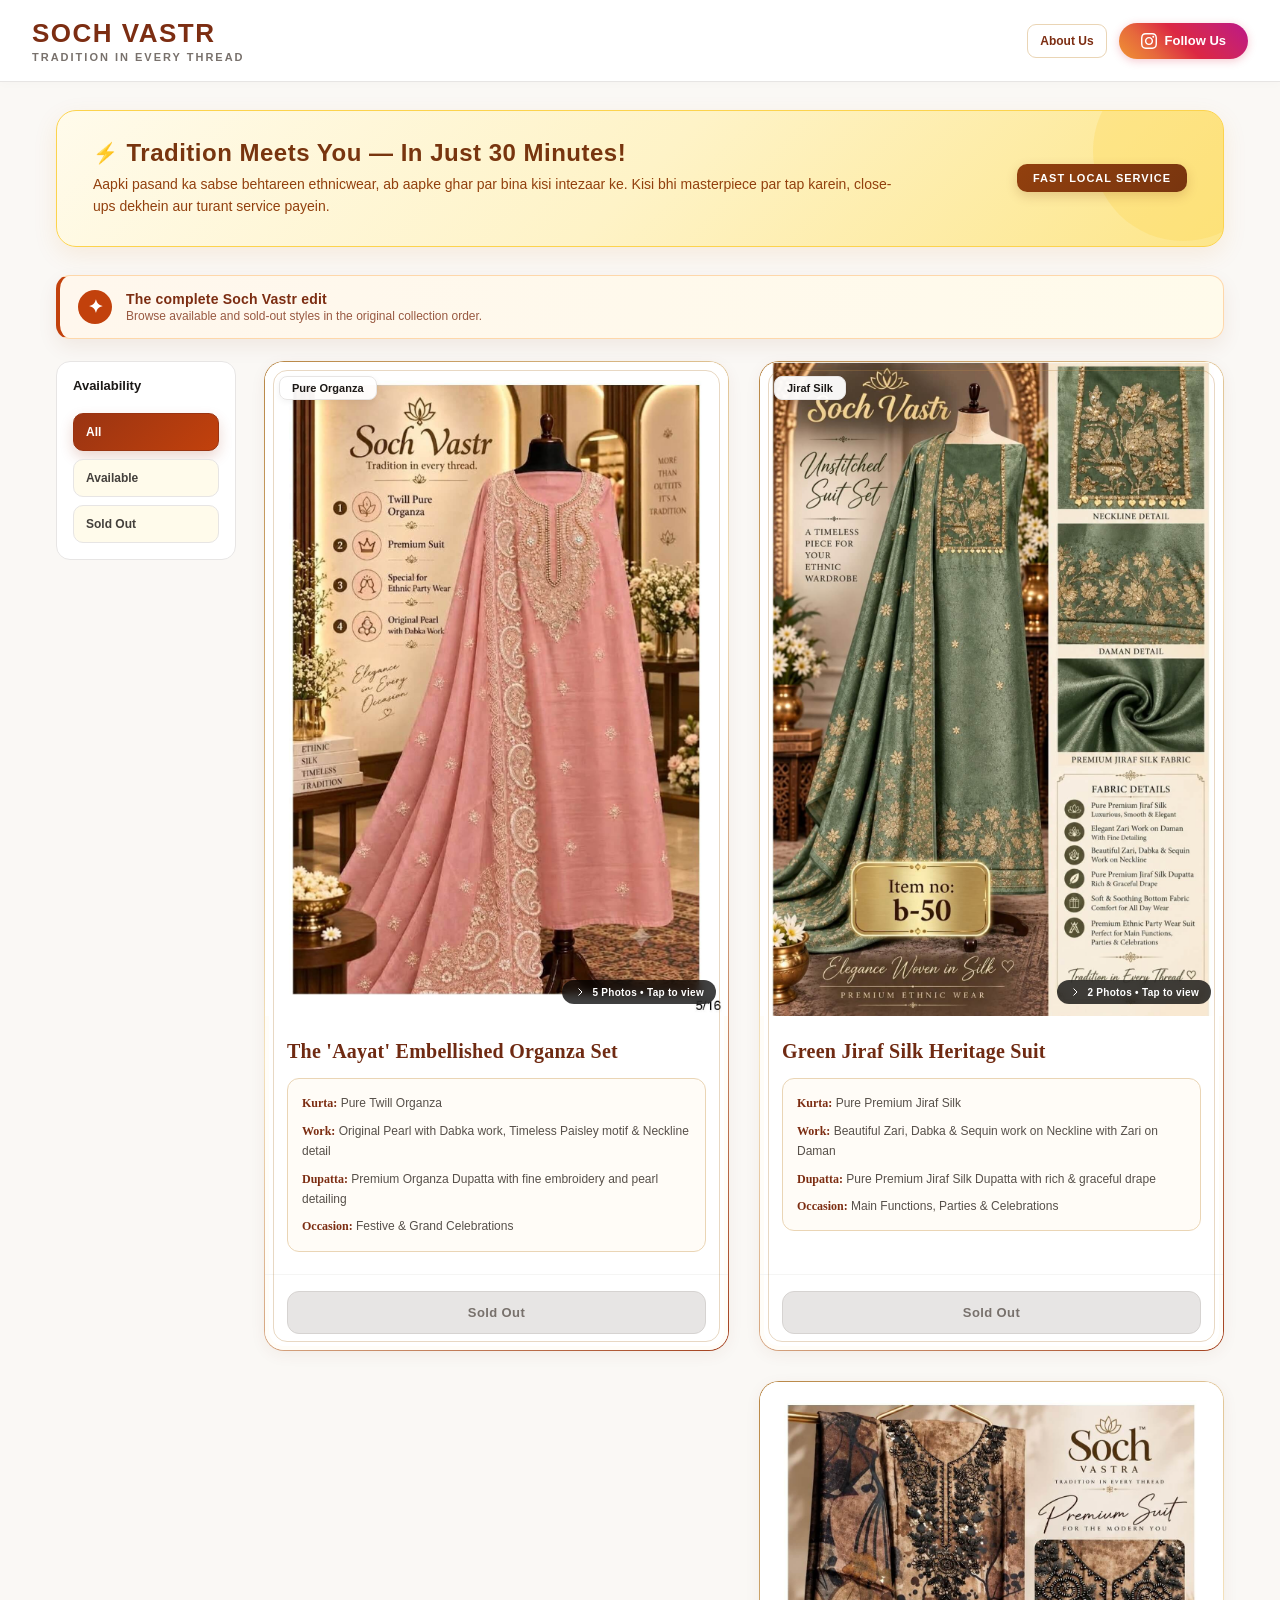
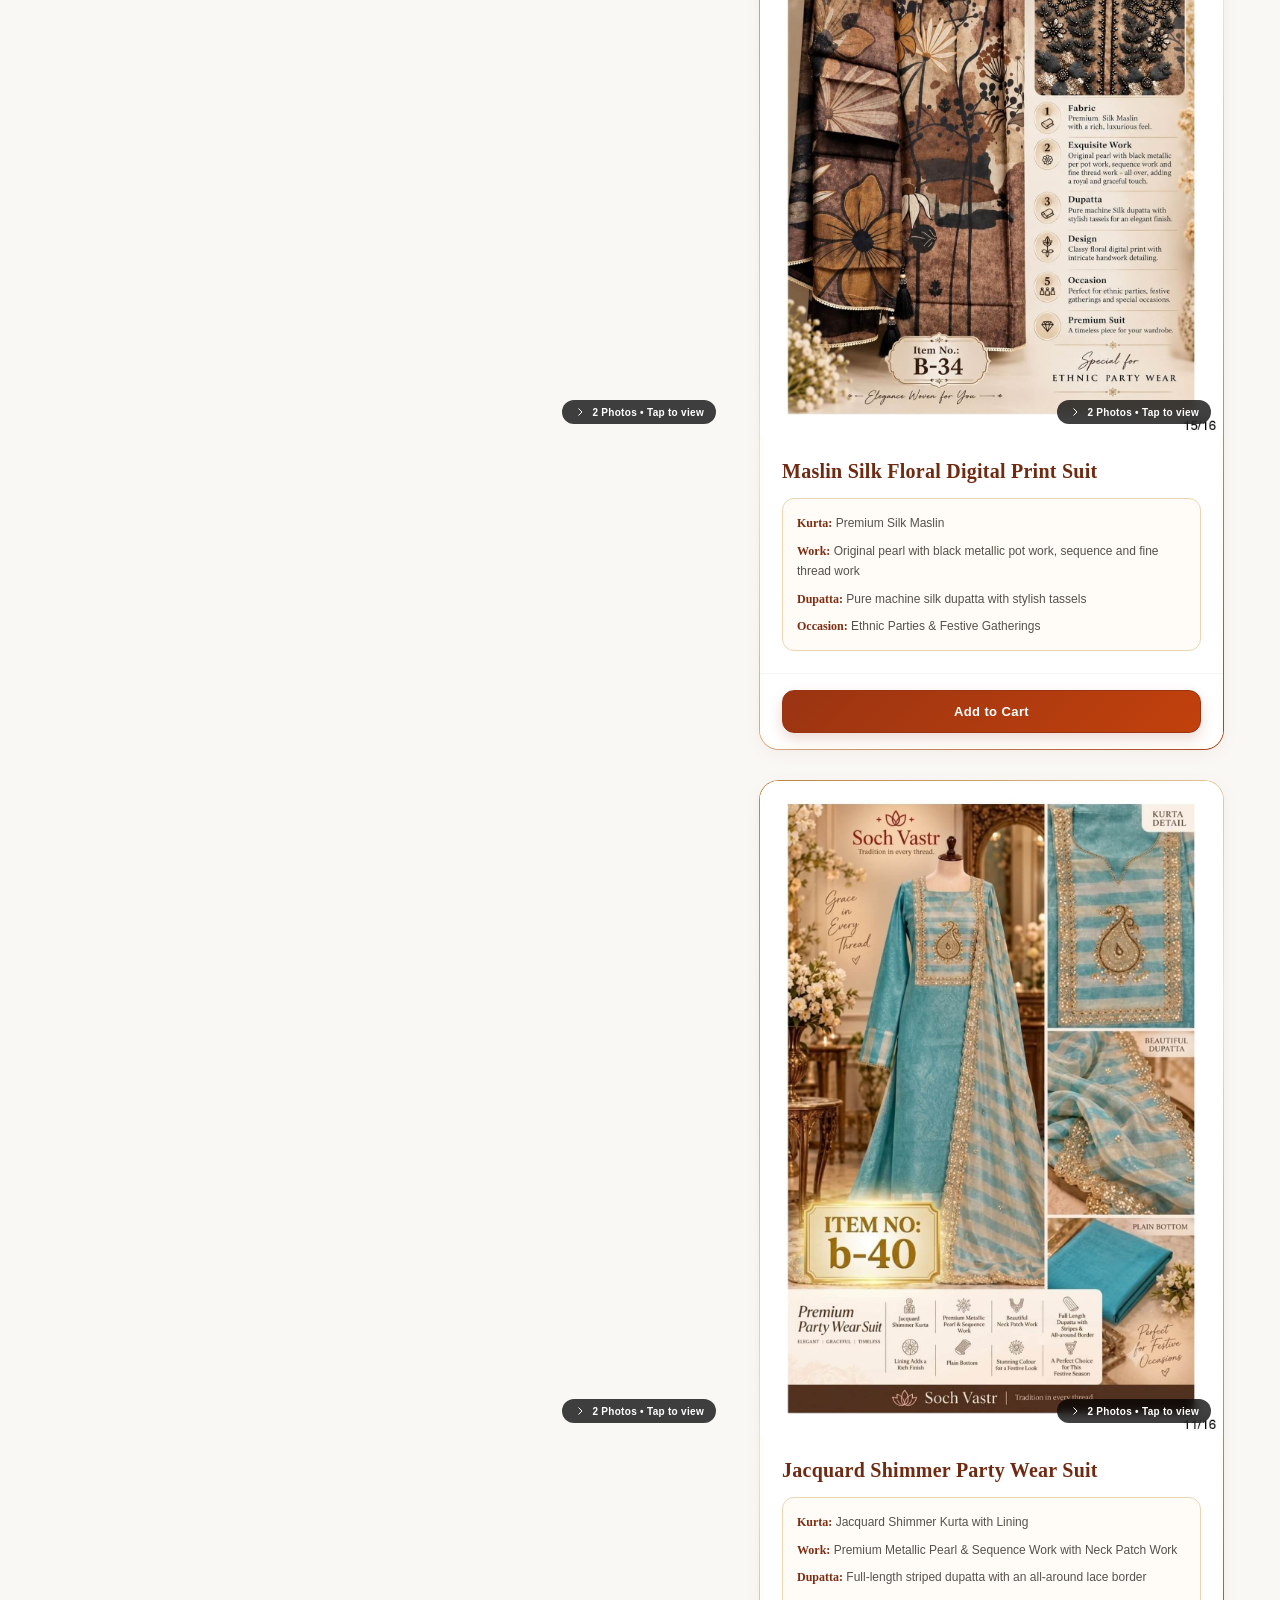
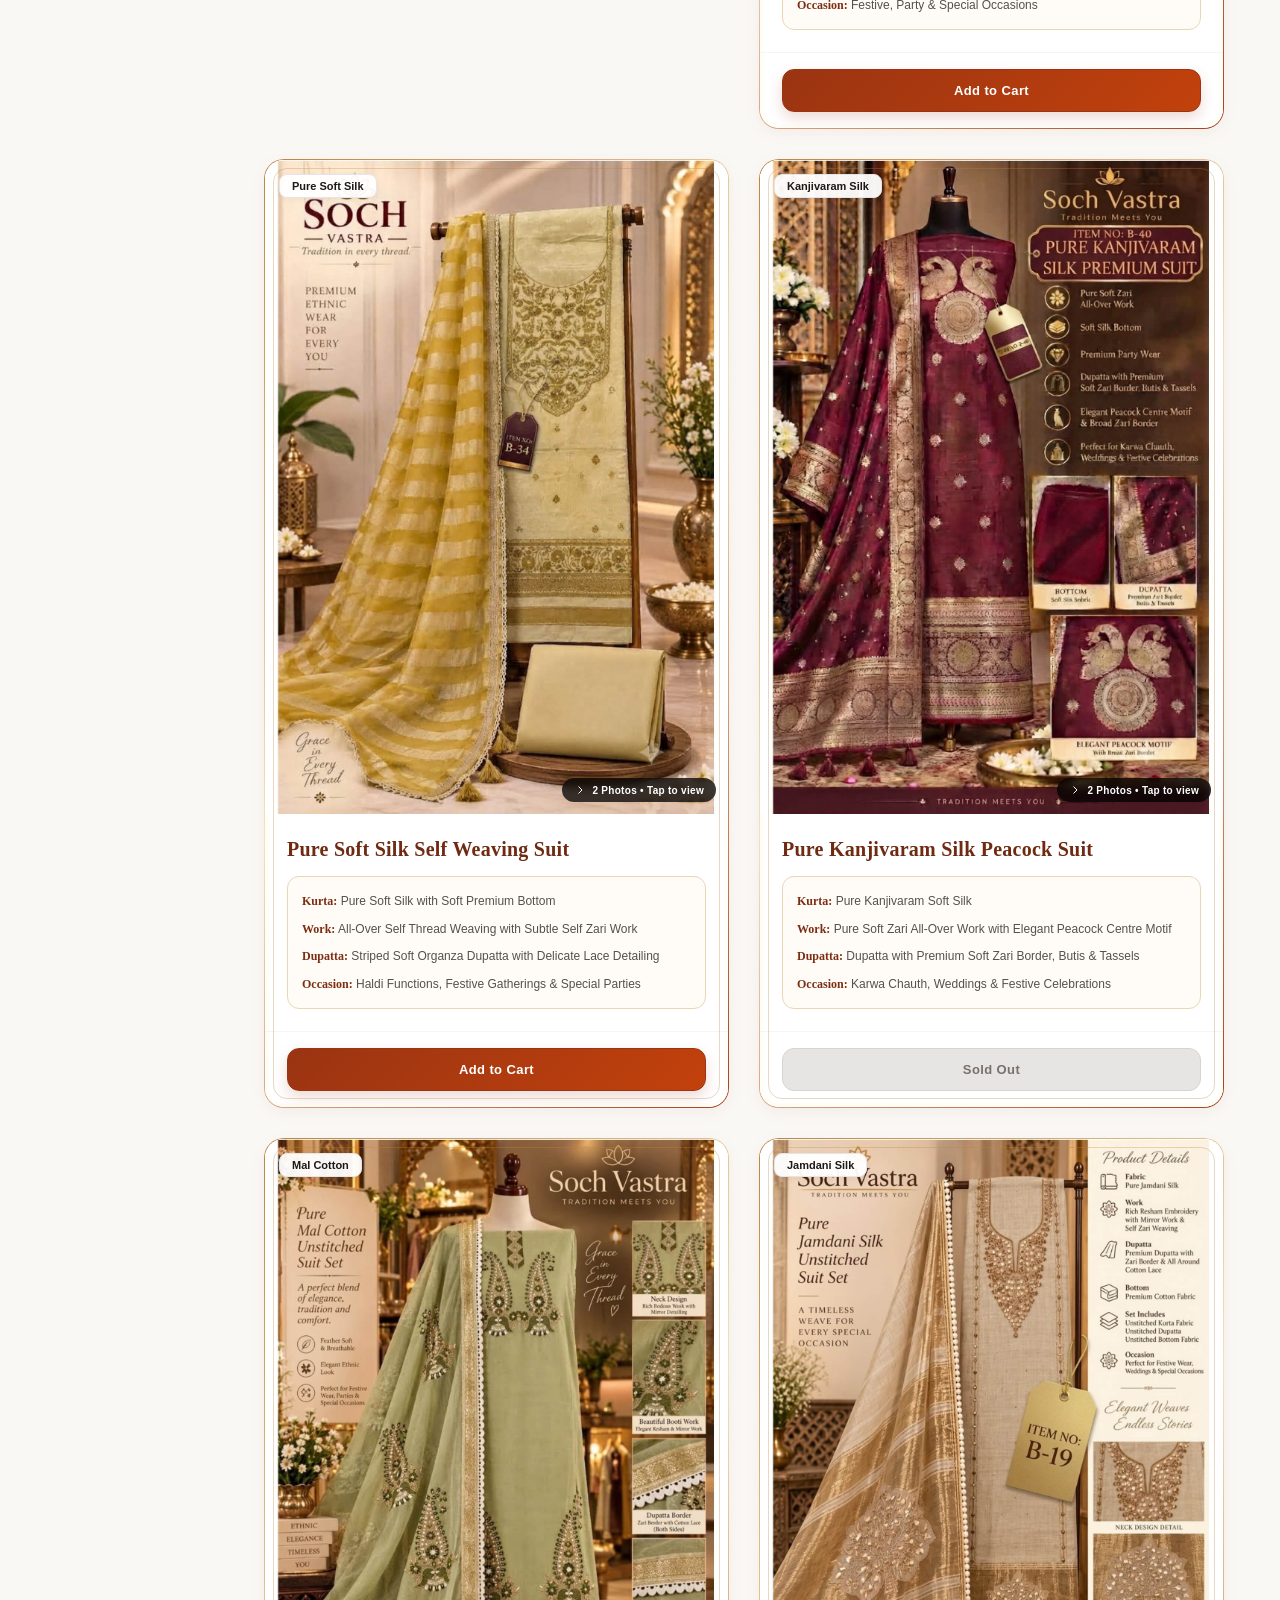
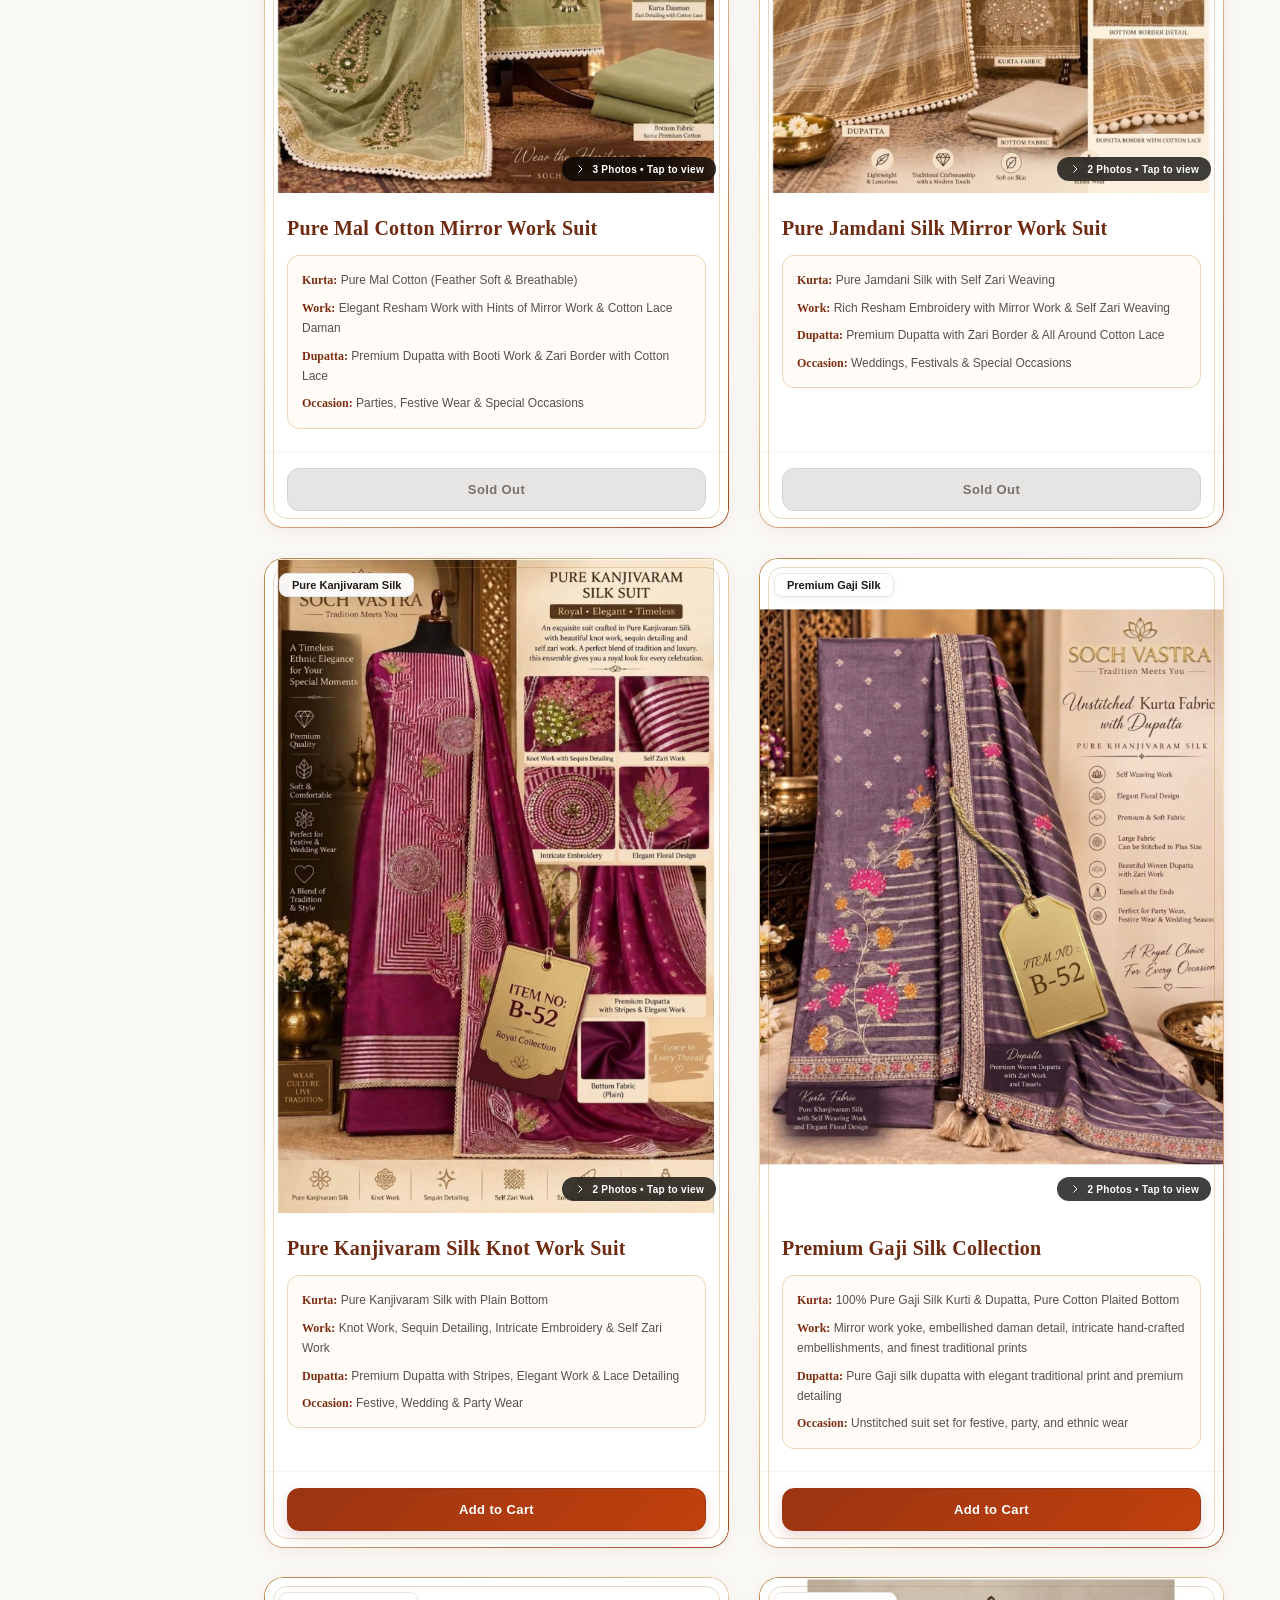
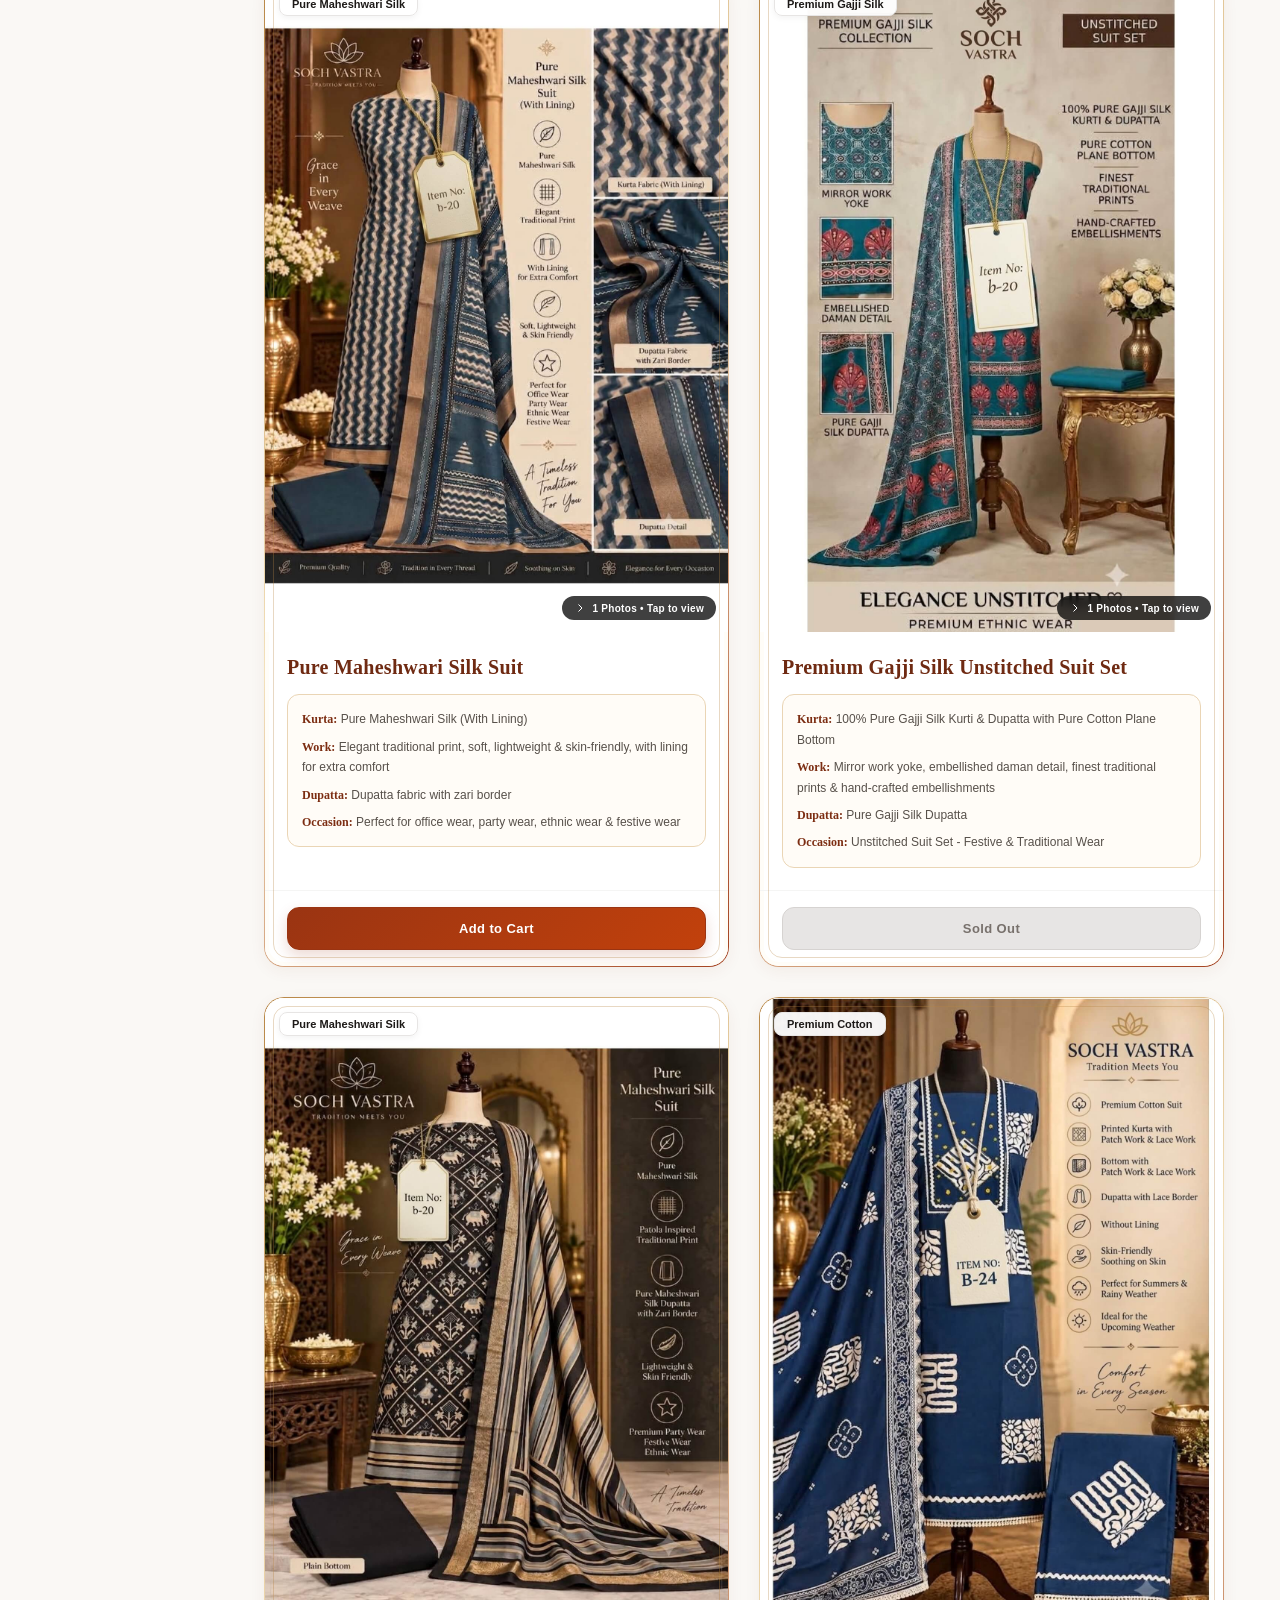
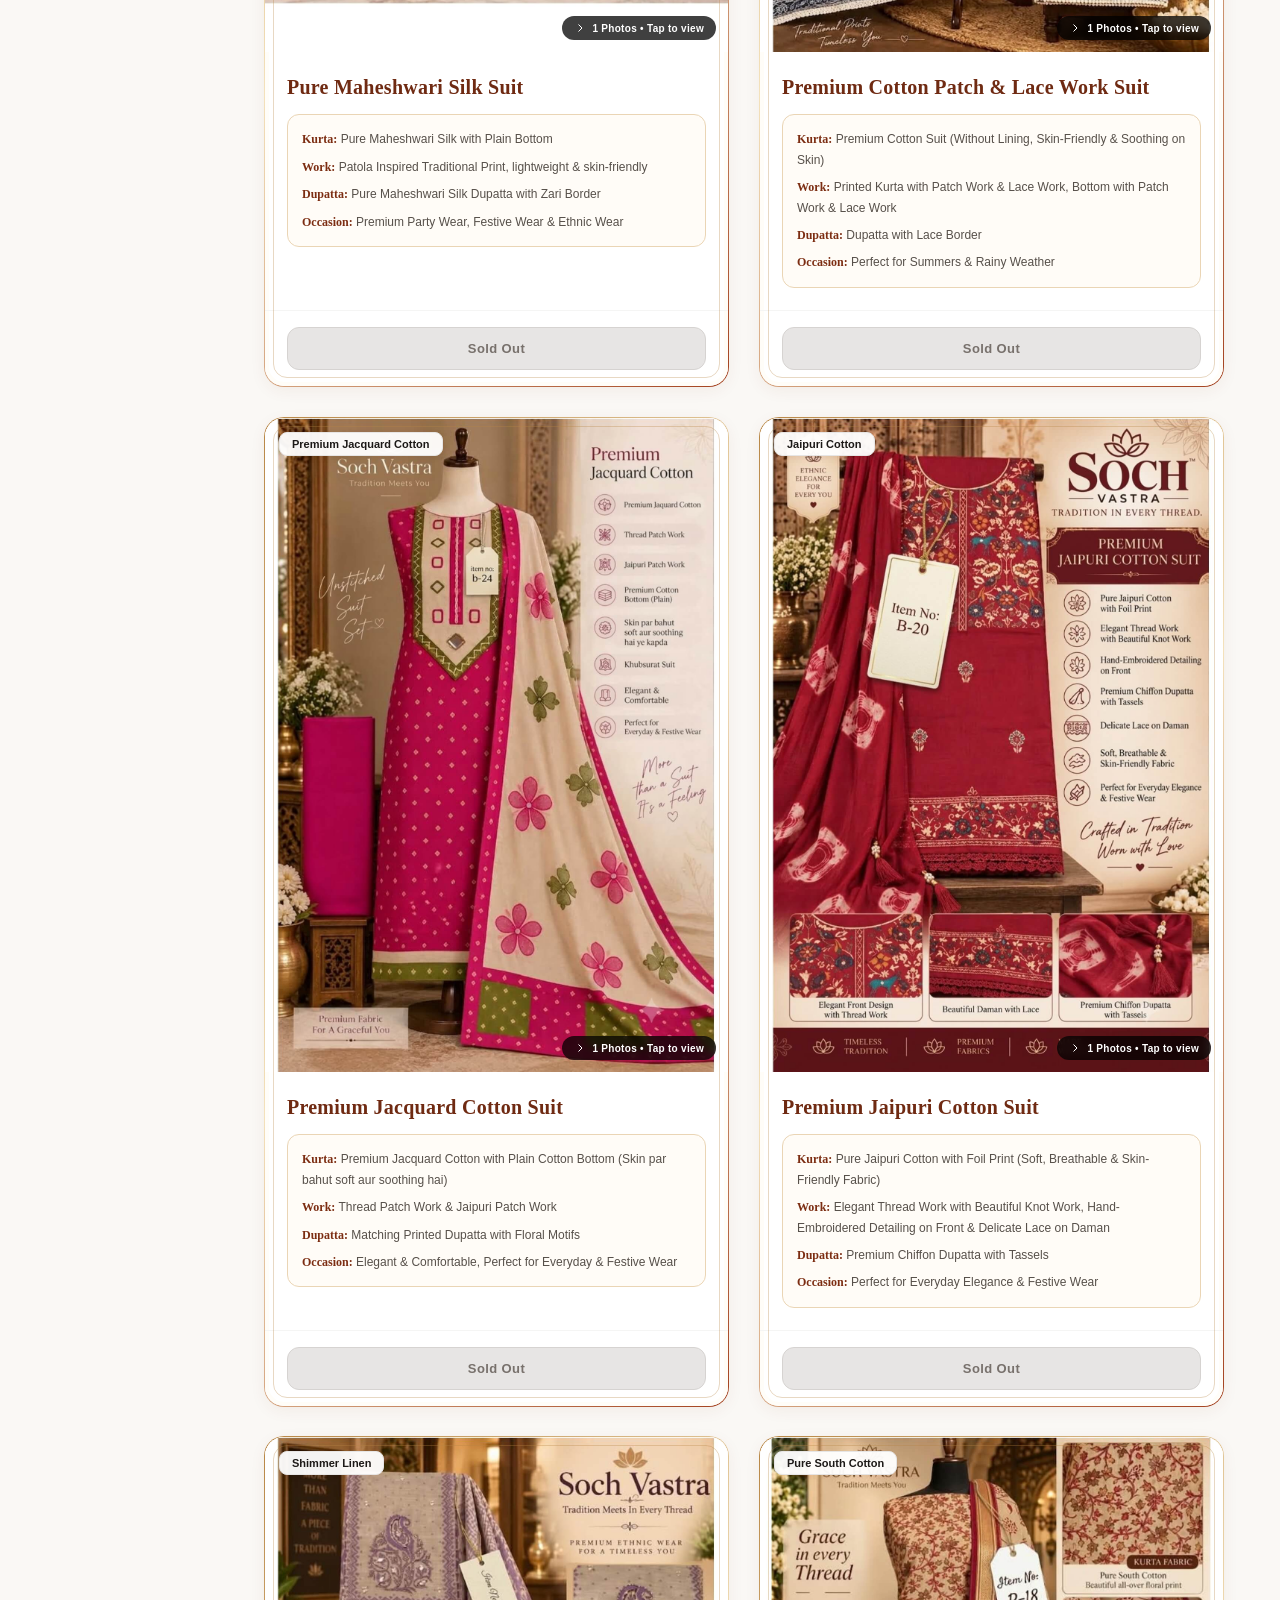
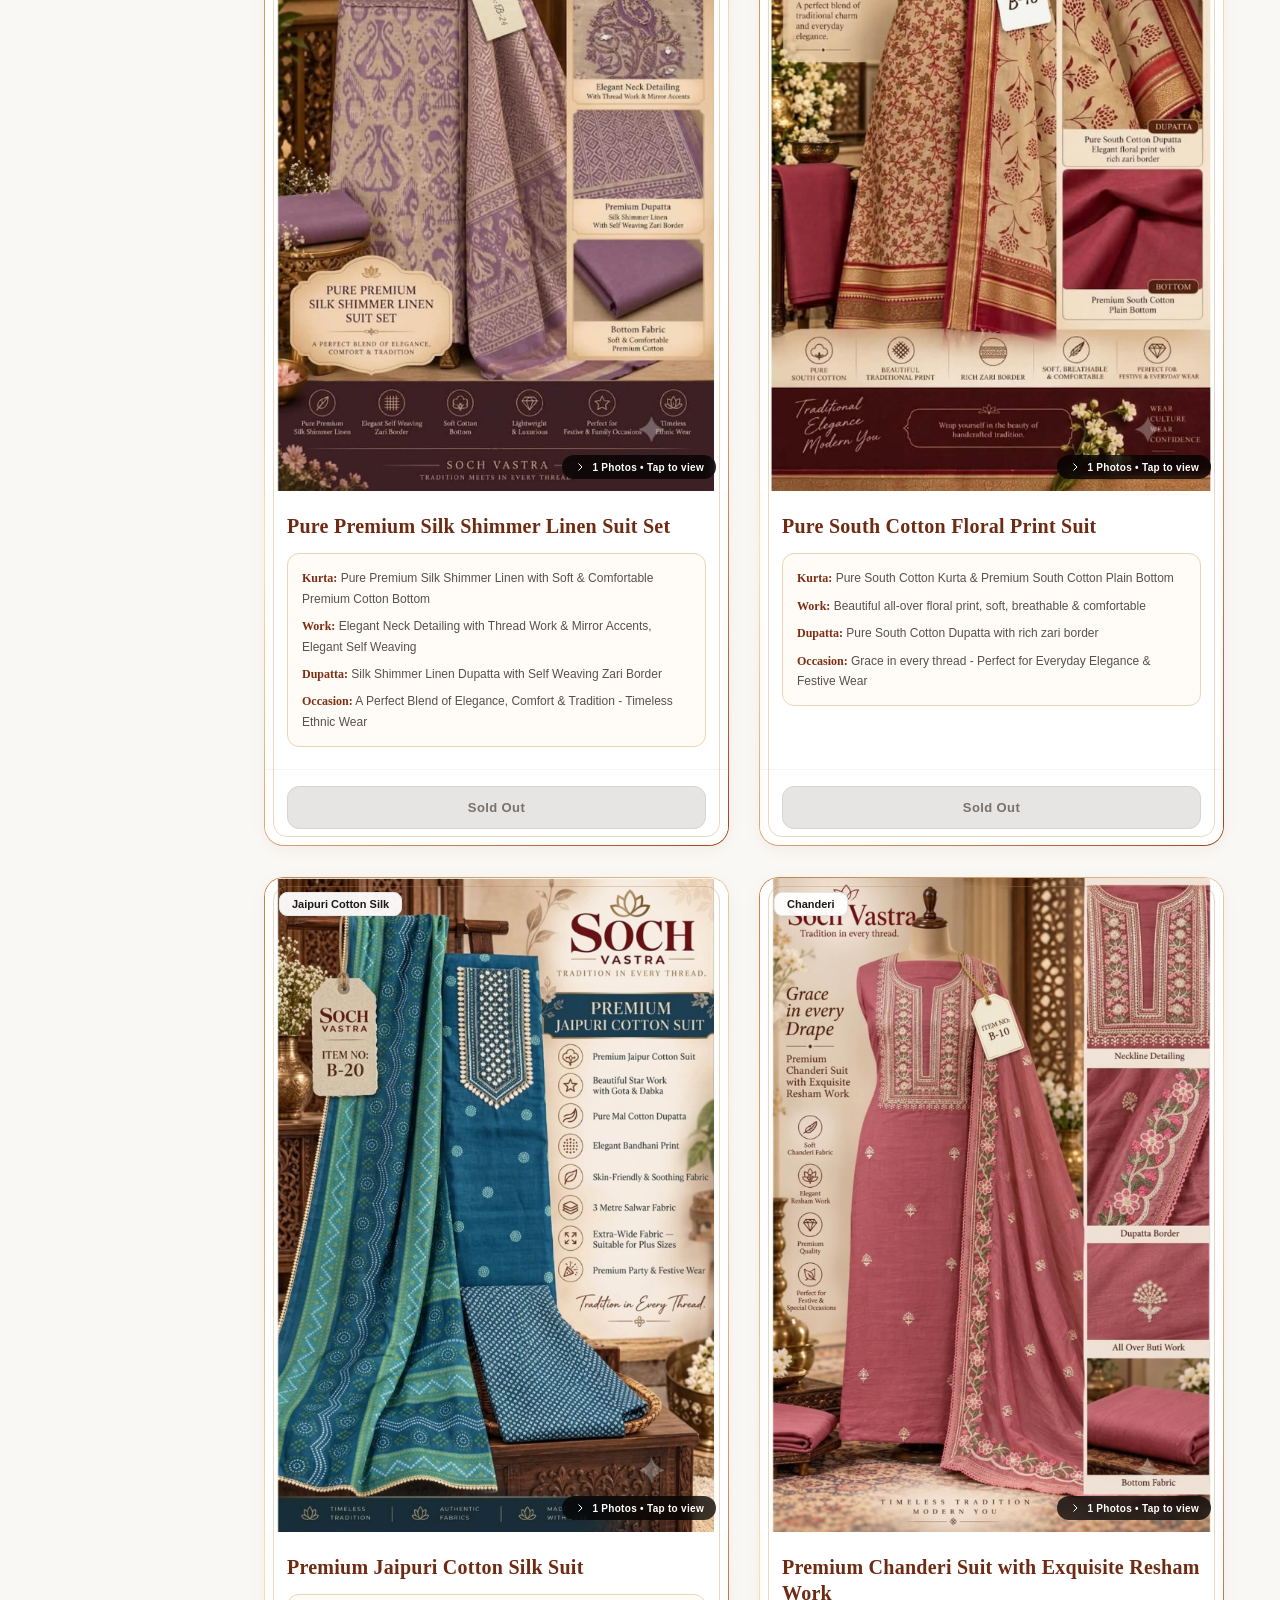
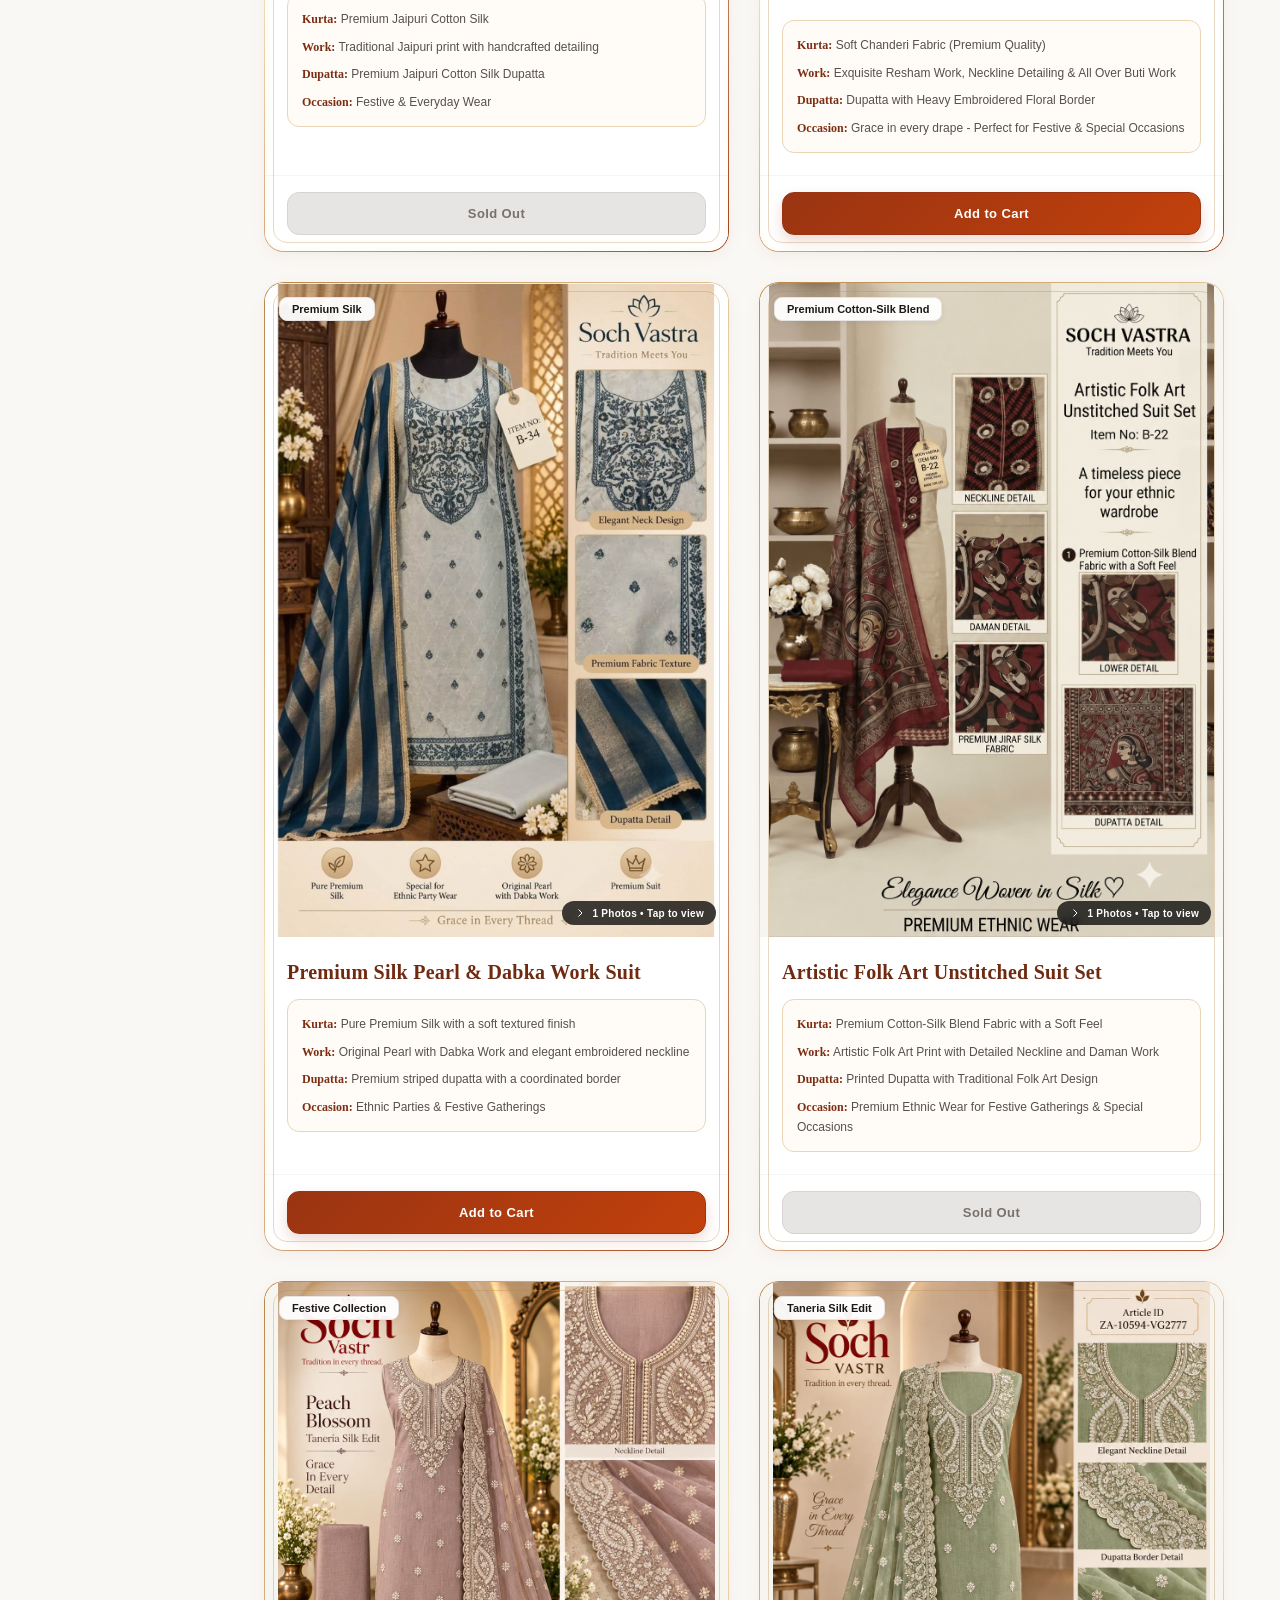
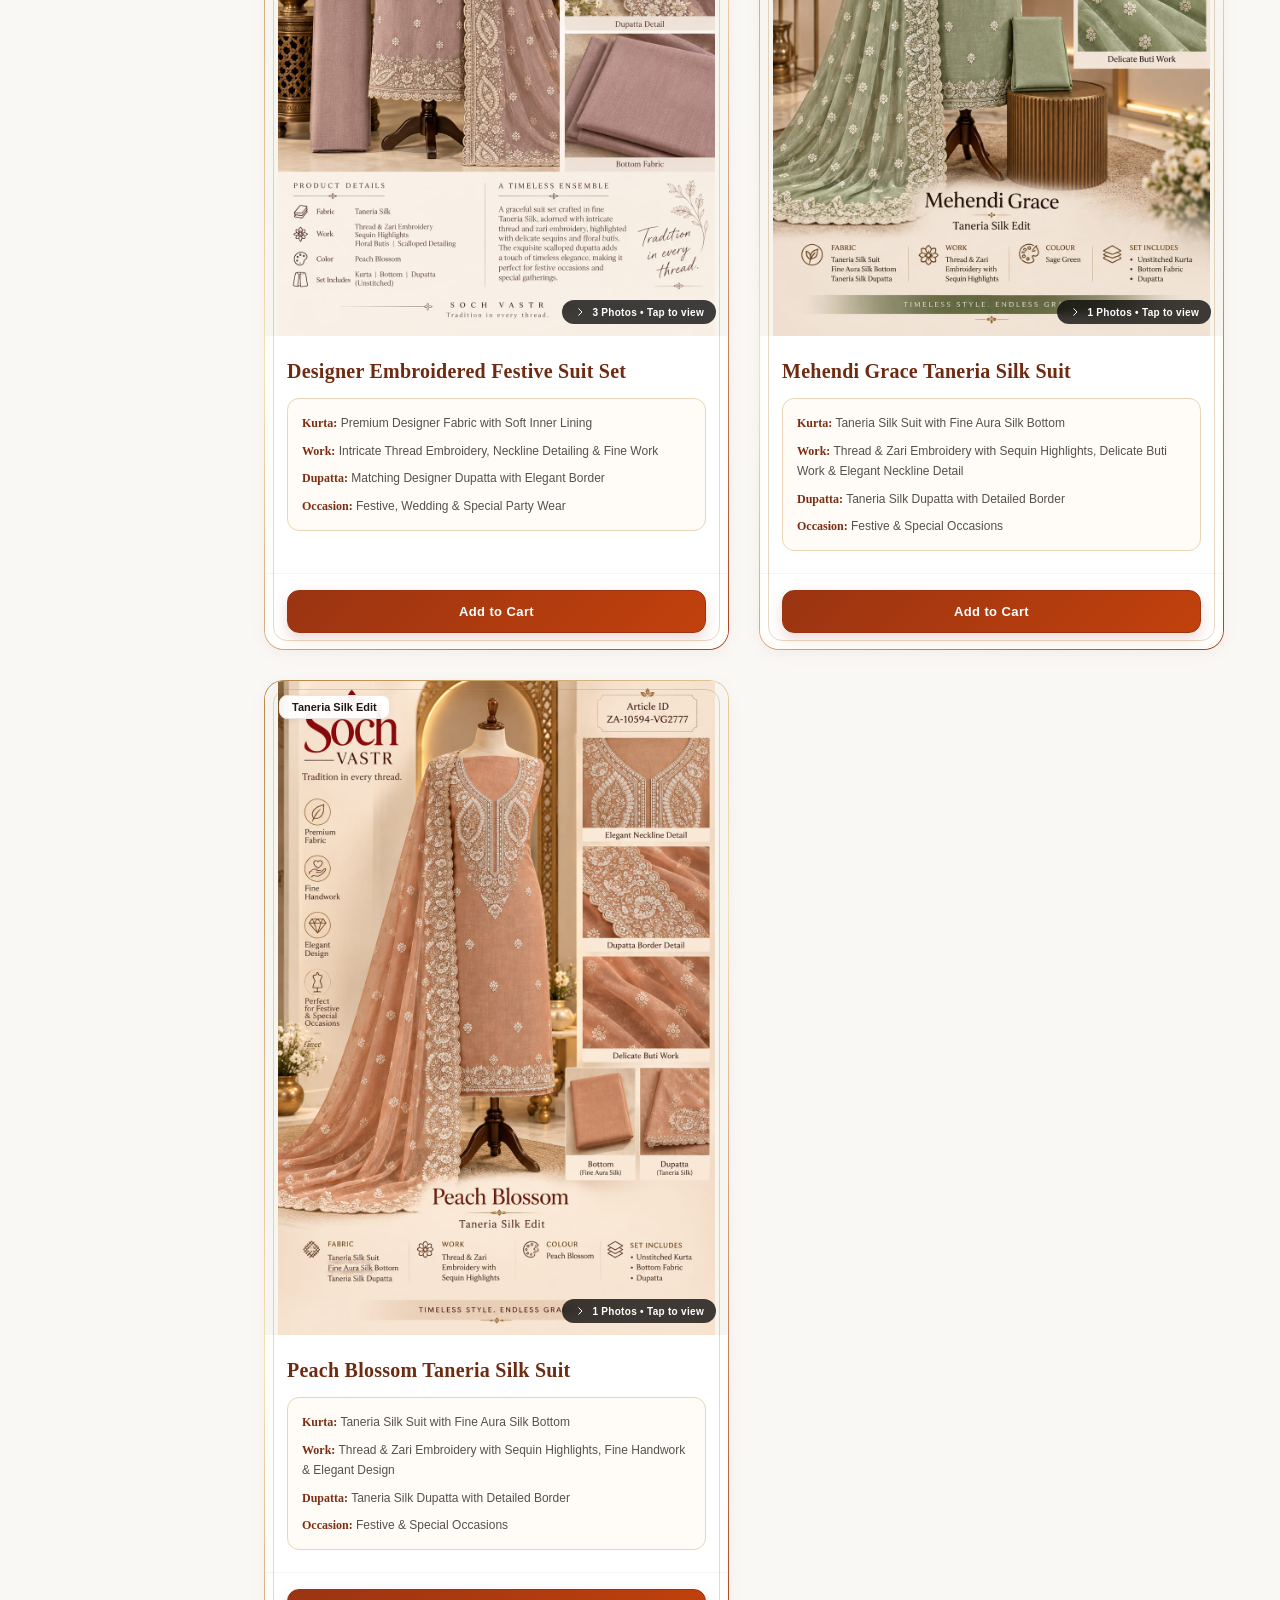
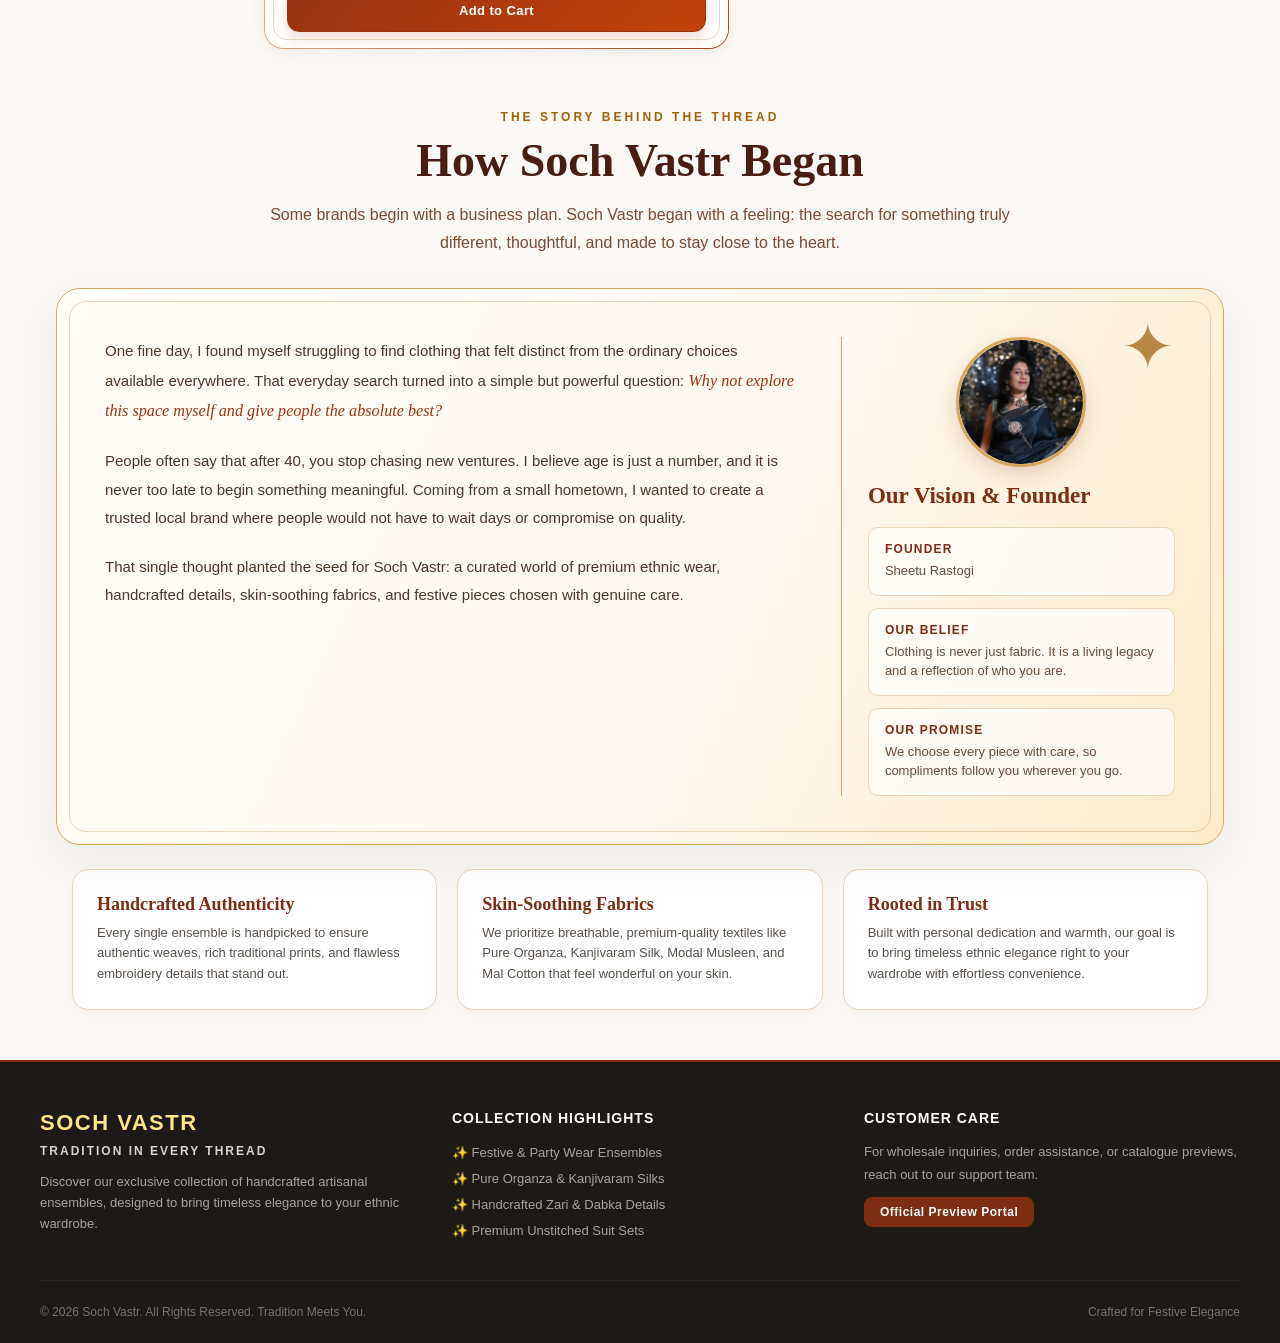
<file: about.html>
<!DOCTYPE html>
<html lang="en">
<head>
  <meta charset="UTF-8" />
  <meta name="viewport" content="width=device-width, initial-scale=1.0" />
  <title>Soch Vastr | Festive Collection Vol. 1</title>
  <style>
    * { box-sizing: border-box; margin: 0; padding: 0; font-family: "Trebuchet MS", "Segoe UI", sans-serif; }
    body { background-color: #FAF8F5; color: #2D2A26; padding-bottom: 0px; scroll-behavior: smooth; }
    
    header { position: sticky; top: 0; z-index: 30; background: #ffffff; border-bottom: 1px solid #E7E5E4; padding: 18px 32px; display: flex; align-items: center; justify-content: space-between; box-shadow: 0 2px 10px rgba(0,0,0,0.02); animation: pageReveal 0.55s ease-out both; }
    .brand h1 { font-size: 26px; font-weight: 800; color: #7C2D12; letter-spacing: 1.5px; }
    .brand p { font-size: 11px; color: #78716C; text-transform: uppercase; letter-spacing: 2px; font-weight: 600; margin-top: 2px; }
    
    .header-actions { display: flex; gap: 12px; align-items: center; }

    /* Instagram Follow Button Styling */
    .insta-btn { background: linear-gradient(45deg, #f09433 0%, #e6683c 25%, #dc2743 50%, #cc2366 75%, #bc1888 100%); color: #ffffff; border: none; padding: 10px 22px; border-radius: 999px; cursor: pointer; display: flex; align-items: center; gap: 8px; font-size: 13px; font-weight: 600; text-decoration: none; transition: opacity 0.2s, transform 0.1s; box-shadow: 0 2px 8px rgba(220, 39, 67, 0.25); }
    .insta-btn:hover { opacity: 0.92; transform: translateY(-1px); }
    .insta-btn svg { width: 16px; height: 16px; fill: currentColor; }

    /* Updated Classy Royal Banner */
    .banner { max-width: 1200px; margin: 28px auto; padding: 28px 36px; background: linear-gradient(135deg, #FFFBEB 0%, #FEF3C7 50%, #FDE68A 100%); border: 1.5px solid #FCD34D; border-radius: 20px; display: flex; flex-wrap: wrap; align-items: center; justify-content: space-between; gap: 16px; box-shadow: 0 8px 24px rgba(217, 119, 6, 0.1); position: relative; overflow: hidden; animation: pageReveal 0.65s 0.12s ease-out both; }
    .banner::before { content: ''; position: absolute; top: -50px; right: -50px; width: 180px; height: 180px; background: rgba(252, 211, 77, 0.3); border-radius: 50%; pointer-events: none; }
    .banner-content { position: relative; z-index: 1; max-width: 820px; }
    .banner h2 { font-size: 24px; color: #78350F; margin-bottom: 6px; font-weight: 800; letter-spacing: 0.5px; display: flex; align-items: center; gap: 8px; }
    .banner h2 span { font-size: 20px; }
    .banner p { font-size: 14px; color: #92400E; font-weight: 500; line-height: 1.6; }
    .notice-tag { background: linear-gradient(135deg, #92400E 0%, #78350F 100%); color: #ffffff; font-size: 11px; font-weight: 700; padding: 8px 16px; border-radius: 10px; letter-spacing: 1px; text-transform: uppercase; box-shadow: 0 4px 12px rgba(120, 53, 15, 0.2); position: relative; z-index: 1; white-space: nowrap; }
    .about-link { color: #7C2D12; font-size: 12px; font-weight: 800; text-decoration: none; padding: 9px 12px; border: 1px solid #EAD5B5; border-radius: 9px; transition: color 0.2s, background 0.2s, transform 0.2s; }
    .about-link:hover { color: #ffffff; background: #7C2D12; transform: translateY(-1px); } 

    .container { max-width: 1200px; margin: 0 auto; padding: 0 16px; }
    .catalog-layout { display: grid; grid-template-columns: 180px minmax(0, 1fr); gap: 28px; align-items: start; }
    .grid { display: grid; grid-template-columns: repeat(auto-fill, minmax(340px, 1fr)); gap: 30px; }
    .availability-message { display: flex; align-items: center; gap: 14px; margin: 0 auto 22px; max-width: 1200px; padding: 14px 18px; border: 1px solid #FED7AA; border-left: 4px solid #C2410C; border-radius: 14px; background: linear-gradient(100deg, #FFF7ED, #FFFBEB); color: #7C2D12; box-shadow: 0 8px 20px rgba(124, 45, 18, 0.08); animation: messageReveal 0.45s ease-out both; }
    .availability-message.sold-out { border-color: #FECACA; border-left-color: #B91C1C; background: linear-gradient(100deg, #FEF2F2, #FFF7ED); color: #991B1B; }
    .availability-message.available { border-color: #BBF7D0; border-left-color: #15803D; background: linear-gradient(100deg, #F0FDF4, #FFFBEB); color: #166534; }
    .availability-icon { display: grid; place-items: center; flex: 0 0 34px; width: 34px; height: 34px; border-radius: 50%; background: #C2410C; color: #ffffff; font-size: 18px; font-weight: 800; animation: messagePulse 2.2s ease-in-out infinite; }
    .sold-out .availability-icon { background: #B91C1C; }
    .available .availability-icon { background: #15803D; }
    .availability-message strong { display: block; font-size: 14px; letter-spacing: 0.2px; }
    .availability-message span { display: block; margin-top: 2px; font-size: 12px; color: currentColor; opacity: 0.78; }
    .status-filter { position: sticky; top: 104px; background: #ffffff; border: 1px solid #E7E5E4; border-radius: 14px; padding: 16px; }
    .status-filter h3 { color: #1C1917; font-size: 13px; margin-bottom: 12px; }
    .status-filter button { width: 100%; background: #FFFBEB; border: 1px solid #E7E5E4; border-radius: 10px; color: #44403C; cursor: pointer; font-size: 12px; font-weight: 700; margin-top: 8px; padding: 11px 12px; text-align: left; transition: color 0.2s, border-color 0.2s, background 0.2s, transform 0.2s, box-shadow 0.2s; }
    .status-filter button:hover { border-color: #C2410C; color: #7C2D12; transform: translateX(3px); }
    .status-filter button.active { background: linear-gradient(135deg, #9A3412, #C2410C); border-color: #9A3412; color: #ffffff; box-shadow: 0 6px 14px rgba(154, 52, 18, 0.2); }

    /* Integrated In-Page About Section Styles */
    .about-section-wrapper { max-width: 1200px; margin: 60px auto 20px; padding: 0 16px; }
    .about-hero-block { text-align: center; margin-bottom: 30px; }
    .about-kicker { color: #A16207; font-size: 12px; font-weight: 800; letter-spacing: 3px; text-transform: uppercase; margin-bottom: 10px; }
    .about-hero-block h2 { color: #4A1D12; font-family: Georgia, "Times New Roman", serif; font-size: clamp(30px, 4vw, 46px); font-weight: 700; margin-bottom: 14px; }
    .about-lead { max-width: 760px; margin: 0 auto; color: #7C4A32; font-size: 16px; line-height: 1.8; }
    
    .about-panel { padding: 48px; background: linear-gradient(115deg, #FFFDF8 0%, #FFF7ED 58%, #FDEBCB 100%); border: 1px solid #D6A85C; border-radius: 24px; color: #3A2118; box-shadow: 0 16px 50px rgba(0, 0, 0, 0.06); position: relative; overflow: hidden; }
    .about-panel::before { content: ""; position: absolute; inset: 12px; border: 1px solid rgba(184, 134, 69, 0.32); border-radius: 17px; pointer-events: none; }
    .about-panel::after { content: "✦"; position: absolute; right: 48px; top: 26px; color: #B88645; font-size: 64px; line-height: 1; pointer-events: none; }

    .about-content { display: grid; grid-template-columns: minmax(0, 1.35fr) minmax(250px, 0.65fr); gap: 42px; align-items: start; position: relative; z-index: 1; }
    .about-story { color: #4F3429; font-size: 15px; line-height: 1.9; }
    .about-story p + p { margin-top: 20px; }
    .about-story em { color: #9A3412; font-family: Georgia, "Times New Roman", serif; font-size: 1.08em; }

    .about-aside { border-left: 1px solid #D6A85C; padding-left: 26px; text-align: center; }
    .founder-img-wrap { width: 130px; height: 130px; margin: 0 auto 16px; border-radius: 50%; overflow: hidden; border: 3px solid #D6A85C; box-shadow: 0 8px 20px rgba(124, 45, 18, 0.18); background: #FFF7ED; }
    .founder-img-wrap img { width: 100%; height: 100%; object-fit: cover; object-position: top center; }
    .about-aside h3 { color: #7C2D12; font-family: Georgia, "Times New Roman", serif; font-size: 23px; margin-bottom: 18px; text-align: left; }
    .about-fact { padding: 14px 16px; border: 1px solid #EAD5B5; border-radius: 10px; background: rgba(255, 255, 255, 0.65); margin-top: 12px; text-align: left; }
    .about-fact strong { display: block; color: #7C2D12; font-size: 12px; letter-spacing: 1.2px; text-transform: uppercase; margin-bottom: 5px; }
    .about-fact span { color: #6B4A3A; font-size: 13px; line-height: 1.5; }

    .values-grid { max-width: 1200px; margin: 24px auto 0; padding: 0 16px; display: grid; grid-template-columns: repeat(auto-fit, minmax(300px, 1fr)); gap: 20px; }
    .value-card { background: #ffffff; border: 1px solid #EAD5B5; border-radius: 16px; padding: 24px; box-shadow: 0 4px 16px rgba(124, 45, 18, 0.04); }
    .value-card h4 { font-family: Georgia, "Times New Roman", serif; font-size: 18px; color: #7C2D12; margin-bottom: 8px; }
    .value-card p { font-size: 13px; color: #57504A; line-height: 1.6; }

    @media (max-width: 767px) {
      header { padding: 14px 16px; }
      .brand h1 { font-size: 21px; letter-spacing: 1px; }
      .brand p { font-size: 9px; letter-spacing: 1.4px; }
      .header-actions { gap: 6px; }
      .insta-btn { padding: 9px 11px; font-size: 11px; gap: 0; }
      .insta-btn span { display: none; }
      .banner { margin: 18px 0; padding: 20px; border-radius: 16px; gap: 12px; }
      .banner h2 { font-size: 19px; line-height: 1.25; }
      .banner h2 span { font-size: 17px; }
      .banner p { font-size: 12px; line-height: 1.5; }
      .notice-tag { font-size: 10px; padding: 7px 11px; }
      .about-link { padding: 8px 10px; font-size: 11px; }
      .catalog-layout { grid-template-columns: 1fr; gap: 16px; }
      .grid { grid-template-columns: 1fr; gap: 20px; }
      .status-filter { position: static; display: flex; flex-wrap: wrap; gap: 8px; align-items: center; }
      .status-filter h3 { width: 100%; margin-bottom: 0; }
      .status-filter button { flex: 1 1 30%; margin-top: 0; text-align: center; }
      .about-panel { padding: 32px 20px; border-radius: 18px; }
      .about-panel::after { display: none; }
      .about-content { grid-template-columns: 1fr; gap: 28px; }
      .about-aside { border-left: 0; border-top: 1px solid rgba(214, 168, 92, 0.4); padding: 24px 0 0; text-align: left; }
      .about-aside h3 { text-align: left; }
      .founder-img-wrap { margin: 0 0 16px 0; }
    }

    /* Product Card */
    .card { position: relative; background: linear-gradient(#ffffff, #ffffff) padding-box, linear-gradient(135deg, #B88645, #F4E2BC 48%, #A44220) border-box; border: 1px solid transparent; border-radius: 20px; overflow: hidden; display: flex; flex-direction: column; justify-content: space-between; box-shadow: 0 4px 16px rgba(124, 45, 18, 0.06), inset 0 0 0 4px #FFFDF8; cursor: pointer; transition: transform 0.25s ease, box-shadow 0.25s ease, border-color 0.25s ease; animation: cardReveal 0.5s calc(var(--card-index) * 70ms) ease-out both; }
    .card::before { content: ""; position: absolute; inset: 8px; border: 1px solid rgba(184, 134, 69, 0.32); border-radius: 14px; pointer-events: none; z-index: 8; transition: border-color 0.25s ease, inset 0.25s ease; }
    .card:hover { transform: translateY(-5px); box-shadow: 0 14px 30px rgba(124, 45, 18, 0.14), inset 0 0 0 4px #FFFDF8; }
    .card:hover::before { inset: 6px; border-color: rgba(164, 66, 32, 0.55); }
    .card-img-wrap { position: relative; width: 100%; aspect-ratio: 1241 / 1754; background: #F5F5F4; overflow: hidden; }
    .card-img-wrap img { width: 100%; height: 100%; object-fit: contain; background-color: #f7f5f0; transition: transform 0.3s ease; }
    .card:hover .card-img-wrap img { transform: scale(1.02); }
    
    .tag-left { position: absolute; top: 14px; left: 14px; background: rgba(255,255,255,0.95); color: #1C1917; font-size: 11px; font-weight: 700; padding: 5px 12px; border-radius: 8px; border: 1px solid #E7E5E4; box-shadow: 0 2px 6px rgba(0,0,0,0.05); z-index: 9; }
    .swipe-hint { position: absolute; bottom: 12px; right: 12px; background: rgba(0,0,0,0.75); backdrop-filter: blur(4px); color: #ffffff; font-size: 10px; font-weight: 600; padding: 6px 12px; border-radius: 20px; display: flex; align-items: center; gap: 6px; letter-spacing: 0.3px; }

    .card-body { padding: 22px; flex: 1; }
    .card-title { font-family: Georgia, "Times New Roman", serif; font-size: 20px; font-weight: 700; margin-bottom: 14px; color: #6F2A12; line-height: 1.3; letter-spacing: 0.25px; }
    .details-box { background: #FFFCF7; border: 1px solid #EAD5B5; border-radius: 12px; padding: 14px; font-size: 12px; line-height: 1.7; color: #57504A; display: flex; flex-direction: column; gap: 7px; }
    .details-box strong { font-family: Georgia, "Times New Roman", serif; color: #7C2D12; font-weight: 700; }

    .card-action { padding: 16px 22px; border-top: 1px solid #F5F5F4; }
    .add-btn { width: 100%; background: linear-gradient(135deg, #9A3412, #C2410C); color: #ffffff; border: 1px solid #9A3412; padding: 13px; border-radius: 12px; font-size: 13px; font-weight: 800; cursor: pointer; transition: background 0.2s, transform 0.15s, box-shadow 0.2s; letter-spacing: 0.4px; box-shadow: 0 6px 14px rgba(154, 52, 18, 0.18); }
    .add-btn:hover { background: linear-gradient(135deg, #7C2D12, #9A3412); transform: translateY(-2px); box-shadow: 0 9px 18px rgba(124, 45, 18, 0.24); }
    .add-btn:disabled { background: #E7E5E4; border-color: #D6D3D1; color: #78716C; box-shadow: none; cursor: not-allowed; }

    /* Modal Styling */
    .modal-overlay { position: fixed; inset: 0; background: rgba(0,0,0,0.7); backdrop-filter: blur(5px); z-index: 60; display: none; align-items: center; justify-content: center; padding: 16px; animation: overlayFade 0.2s ease-out both; }
    .modal-box { background: #ffffff; border-radius: 24px; width: 100%; max-width: 920px; max-height: 90vh; overflow-y: auto; display: flex; flex-direction: column; position: relative; box-shadow: 0 24px 48px rgba(0,0,0,0.25); animation: modalPop 0.25s ease-out; }
    @keyframes pageReveal { from { opacity: 0; transform: translateY(-8px); } to { opacity: 1; transform: translateY(0); } }
    @keyframes cardReveal { from { opacity: 0; transform: translateY(16px) scale(0.985); } to { opacity: 1; transform: translateY(0) scale(1); } }
    @keyframes messageReveal { from { opacity: 0; transform: translateY(-8px) scale(0.98); } to { opacity: 1; transform: translateY(0) scale(1); } }
    @keyframes messagePulse { 0%, 100% { transform: scale(1); } 50% { transform: scale(1.08); } }
    @keyframes overlayFade { from { opacity: 0; } to { opacity: 1; } }
    @keyframes modalPop { from { transform: scale(0.95); opacity: 0; } to { transform: scale(1); opacity: 1; } }

    .modal-close { position: absolute; top: 18px; right: 18px; background: #F5F5F4; border: none; font-size: 20px; width: 38px; height: 38px; border-radius: 50%; cursor: pointer; display: flex; align-items: center; justify-content: center; z-index: 10; color: #44403C; transition: background 0.2s; }
    .modal-close:hover { background: #E7E5E4; }
    
    .modal-content { display: flex; flex-direction: column; }
    @media(min-width: 768px) {
      .modal-content { flex-direction: row; }
    }

    /* Swipeable Gallery */
    .gallery-container { flex: 1.2; background: #FAF9F6; padding: 24px; display: flex; flex-direction: column; align-items: center; border-right: 1px solid #F5F5F4; }
    .swipe-track { width: 100%; display: flex; gap: 14px; overflow-x: auto; scroll-snap-type: x mandatory; -webkit-overflow-scrolling: touch; border-radius: 14px; padding-bottom: 8px; }
    .swipe-track::-webkit-scrollbar { height: 6px; }
    .swipe-track::-webkit-scrollbar-thumb { background: #D6D3D1; border-radius: 4px; }
    .swipe-slide { flex: 0 0 100%; scroll-snap-align: center; height: 440px; display: flex; align-items: center; justify-content: center; background: #ffffff; border-radius: 14px; overflow: hidden; border: 1px solid #E7E5E4; }
    .swipe-slide img { width: 100%; height: 100%; object-fit: contain; }
    
    .thumbnail-row { display: flex; gap: 8px; margin-top: 14px; width: 100%; overflow-x: auto; padding: 4px; }
    .thumb-btn { flex: 0 0 64px; height: 64px; border-radius: 10px; border: 2px solid transparent; overflow: hidden; cursor: pointer; background: #ffffff; transition: border-color 0.2s; }
    .thumb-btn.active { border-color: #7C2D12; }
    .thumb-btn img { width: 100%; height: 100%; object-fit: cover; }

    .modal-info { flex: 1; padding: 28px; display: flex; flex-direction: column; justify-content: space-between; }
    .modal-info h3 { font-size: 24px; font-weight: 800; color: #1C1917; margin-bottom: 8px; line-height: 1.3; }
  </style>
</head>
<body>

  <!-- Header Section -->
  <header>
    <div class="brand">
      <h1>SOCH VASTR</h1>
      <p>Tradition in Every Thread</p>
    </div>
    <div class="header-actions">
      <a href="#about" class="about-link">About Us</a>
      <!-- Follow Us Instagram Button -->
      <a href="https://www.instagram.com/soch.vastra" target="_blank" class="insta-btn" title="Follow Us">
        <svg viewBox="0 0 24 24"><path d="M12 2.163c3.204 0 3.584.012 4.85.07 3.252.148 4.771 1.691 4.919 4.919.058 1.265.069 1.645.069 4.849 0 3.205-.012 3.584-.069 4.849-.149 3.225-1.664 4.771-4.919 4.919-1.266.058-1.644.07-4.85.07-3.204 0-3.584-.012-4.849-.07-3.26-.149-4.771-1.699-4.919-4.92-.058-1.265-.07-1.644-.07-4.849 0-3.204.013-3.583.07-4.849.149-3.227 1.664-4.771 4.919-4.919 1.266-.057 1.645-.069 4.849-.069zm0-2.163c-3.259 0-3.667.014-4.947.072-4.358.2-6.78 2.618-6.98 6.98-.059 1.281-.073 1.689-.073 4.948 0 3.259.014 3.668.072 4.948.2 4.358 2.618 6.78 6.98 6.98 1.281.058 1.689.072 4.948.072 3.259 0 3.668-.014 4.948-.072 4.354-.2 6.782-2.618 6.979-6.98.059-1.28.073-1.689.073-4.948 0-3.259-.014-3.667-.072-4.947-.196-4.354-2.617-6.78-6.979-6.98-1.281-.059-1.69-.073-4.949-.073zm0 5.838c-3.403 0-6.162 2.759-6.162 6.162s2.759 6.163 6.162 6.163 6.162-2.759 6.162-6.163c0-3.403-2.759-6.162-6.162-6.162zm0 10.162c-2.209 0-4-1.79-4-4 0-2.209 1.791-4 4-4s4 1.791 4 4c0 2.21-1.791 4-4 4zm6.406-11.845c-.796 0-1.441.645-1.441 1.44s.645 1.44 1.441 1.44c.795 0 1.439-.645 1.439-1.44s-.644-1.44-1.439-1.44z"/></svg>
        <span>Follow Us</span>
      </a>
    </div>
  </header>

  <!-- Main Banner & Grid Container -->
  <div class="container">
    <div class="banner">
      <div class="banner-content">
        <h2><span>⚡</span> Tradition Meets You — In Just 30 Minutes!</h2>
        <p>Aapki pasand ka sabse behtareen ethnicwear, ab aapke ghar par bina kisi intezaar ke. Kisi bhi masterpiece par tap karein, close-ups dekhein aur turant service payein.</p>
      </div>
      <div class="notice-tag">Fast Local Service</div>
    </div>

    <div class="availability-message" id="availabilityMessage" aria-live="polite">
      <div class="availability-icon">✦</div>
      <div>
        <strong>The complete Soch Vastr edit</strong>
        <span>Browse available and sold-out styles in the original collection order.</span>
      </div>
    </div>

    <div class="catalog-layout">
      <aside class="status-filter" aria-label="Filter products by availability">
        <h3>Availability</h3>
        <button class="active" type="button" data-status-filter="all" aria-pressed="true">All</button>
        <button type="button" data-status-filter="available" aria-pressed="false">Available</button>
        <button type="button" data-status-filter="soldOut" aria-pressed="false">Sold Out</button>
      </aside>
      <div class="grid" id="productGrid"></div>
    </div>
  </div>

  <!-- Integrated About Us Section -->
  <section class="about-section-wrapper" id="about">
    <div class="about-hero-block">
      <div class="about-kicker">The Story Behind The Thread</div>
      <h2>How Soch Vastr Began</h2>
      <p class="about-lead">Some brands begin with a business plan. Soch Vastr began with a feeling: the search for something truly different, thoughtful, and made to stay close to the heart.</p>
    </div>

    <div class="about-panel">
      <div class="about-content">
        <div class="about-story">
          <p>One fine day, I found myself struggling to find clothing that felt distinct from the ordinary choices available everywhere. That everyday search turned into a simple but powerful question: <em>Why not explore this space myself and give people the absolute best?</em></p>
          <p>People often say that after 40, you stop chasing new ventures. I believe age is just a number, and it is never too late to begin something meaningful. Coming from a small hometown, I wanted to create a trusted local brand where people would not have to wait days or compromise on quality.</p>
          <p>That single thought planted the seed for Soch Vastr: a curated world of premium ethnic wear, handcrafted details, skin-soothing fabrics, and festive pieces chosen with genuine care.</p>
        </div>
        <aside class="about-aside">
          <div class="founder-img-wrap">
            <img src="images/founder.png" alt="Sheetu Rastogi - Founder of Soch Vastr" onerror="this.src='https://placehold.co/200x200/FAF5EE/7C2D12?text=Founder';" />
          </div>
          <h3>Our Vision & Founder</h3>
          <div class="about-fact"><strong>Founder</strong><span>Sheetu Rastogi</span></div>
          <div class="about-fact"><strong>Our belief</strong><span>Clothing is never just fabric. It is a living legacy and a reflection of who you are.</span></div>
          <div class="about-fact"><strong>Our promise</strong><span>We choose every piece with care, so compliments follow you wherever you go.</span></div>
        </aside>
      </div>
    </div>

    <div class="values-grid">
      <div class="value-card">
        <h4>Handcrafted Authenticity</h4>
        <p>Every single ensemble is handpicked to ensure authentic weaves, rich traditional prints, and flawless embroidery details that stand out.</p>
      </div>
      <div class="value-card">
        <h4>Skin-Soothing Fabrics</h4>
        <p>We prioritize breathable, premium-quality textiles like Pure Organza, Kanjivaram Silk, Modal Musleen, and Mal Cotton that feel wonderful on your skin.</p>
      </div>
      <div class="value-card">
        <h4>Rooted in Trust</h4>
        <p>Built with personal dedication and warmth, our goal is to bring timeless ethnic elegance right to your wardrobe with effortless convenience.</p>
      </div>
    </div>
  </section>

  <!-- Footer Section -->
  <footer style="background-color: #1C1917; color: #E7E5E4; padding: 48px 24px 24px; border-top: 2px solid #7C2D12; margin-top: 50px;">
    <div style="max-width: 1200px; margin: 0 auto; display: grid; grid-template-columns: repeat(auto-fit, minmax(260px, 1fr)); gap: 36px; padding-bottom: 36px; border-bottom: 1px solid #292524;">
      <div>
        <h2 style="font-size: 22px; font-weight: 800; color: #FDE68A; letter-spacing: 1.5px; margin-bottom: 8px;">SOCH VASTR</h2>
        <p style="font-size: 12px; text-transform: uppercase; letter-spacing: 2px; color: #D6D3D1; font-weight: 600; margin-bottom: 14px;">Tradition in Every Thread</p>
        <p style="font-size: 13px; line-height: 1.6; color: #A8A29E;">Discover our exclusive collection of handcrafted artisanal ensembles, designed to bring timeless elegance to your ethnic wardrobe.</p>
      </div>
      <div>
        <h4 style="font-size: 14px; font-weight: 700; color: #FFFFFF; text-transform: uppercase; letter-spacing: 1px; margin-bottom: 14px;">Collection Highlights</h4>
        <ul style="list-style: none; font-size: 13px; line-height: 2; color: #A8A29E;">
          <li>✨ Festive & Party Wear Ensembles</li>
          <li>✨ Pure Organza & Kanjivaram Silks</li>
          <li>✨ Handcrafted Zari & Dabka Details</li>
          <li>✨ Premium Unstitched Suit Sets</li>
        </ul>
      </div>
      <div>
        <h4 style="font-size: 14px; font-weight: 700; color: #FFFFFF; text-transform: uppercase; letter-spacing: 1px; margin-bottom: 14px;">Customer Care</h4>
        <p style="font-size: 13px; line-height: 1.8; color: #A8A29E; margin-bottom: 10px;">For wholesale inquiries, order assistance, or catalogue previews, reach out to our support team.</p>
        <span style="display: inline-block; background: #7C2D12; color: #FFFFFF; padding: 8px 16px; border-radius: 8px; font-size: 12px; font-weight: 700; letter-spacing: 0.5px;">Official Preview Portal</span>
      </div>
    </div>
    <div style="max-width: 1200px; margin: 24px auto 0; display: flex; flex-wrap: wrap; justify-content: space-between; align-items: center; font-size: 12px; color: #78716C; gap: 12px;">
      <p>&copy; 2026 Soch Vastr. All Rights Reserved. Tradition Meets You.</p>
      <p>Crafted for Festive Elegance</p>
    </div>
  </footer>

  <!-- Detailed Modal -->
  <div class="modal-overlay" id="detailModal">
    <div class="modal-box">
      <button class="modal-close" onclick="closeDetailModal()">&times;</button>
      <div class="modal-content" id="modalDynamicContent"></div>
    </div>
  </div>

  <script>
    const suits = [
      {
        id: "101",
        itemNo: "ITEM NO: 101",
        title: "The 'Aayat' Embellished Organza Set",
        badge: "Pure Organza",
        soldOut: true,
        soldOutMark: "D",
        images: ["images/1 (1).jpg", "images/1 (2).jpg", "images/1 (3).jpg", "images/1 (4).jpg", "images/1(5).jpg"],
        fabric: "Pure Twill Organza",
        work: "Original Pearl with Dabka work, Timeless Paisley motif & Neckline detail",
        dupatta: "Premium Organza Dupatta with fine embroidery and pearl detailing",
        occasion: "Festive & Grand Celebrations"
      },
      {
        id: "b-50",
        itemNo: "ITEM NO: B-50",
        title: "Green Jiraf Silk Heritage Suit",
        badge: "Jiraf Silk",
        soldOut: true,
        showSoldOut: true,
        images: ["images/2 (1).jpg", "images/2 (2).jpg"],
        fabric: "Pure Premium Jiraf Silk",
        work: "Beautiful Zari, Dabka & Sequin work on Neckline with Zari on Daman",
        dupatta: "Pure Premium Jiraf Silk Dupatta with rich & graceful drape",
        occasion: "Main Functions, Parties & Celebrations"
      },
      {
        id: "b-42",
        itemNo: "ITEM NO: B-42",
        title: "Royal Maheshwari Zari Silk Suit",
        badge: "Maheshwari Silk",
        soldOut: true,
        soldOutMark: "D",
        images: ["images/3 (1).jpg", "images/3 (2).jpg"],
        fabric: "Pure Maheshwari Premium Silk",
        work: "Designer Neck with Nag buttons, Samosa Gota lace & fine Zari work",
        dupatta: "Pure Silk with elegant Zari Work & beautiful Zari Tassels",
        occasion: "Classy and Sophisticated Party Look"
      },
      {
        id: "b-34-1",
        itemNo: "ITEM NO: B-34",
        title: "Maslin Silk Floral Digital Print Suit",
        badge: "Silk Maslin",
        images: ["images/4 (1).jpg", "images/4 (2).jpg"],
        fabric: "Premium Silk Maslin",
        work: "Original pearl with black metallic pot work, sequence and fine thread work",
        dupatta: "Pure machine silk dupatta with stylish tassels",
        occasion: "Ethnic Parties & Festive Gatherings"
      },
      {
        id: "b-46",
        itemNo: "ITEM NO: B-46",
        title: "Modal Musleen Soothing Silk Suit",
        badge: "Modal Musleen",
        images: ["images/5 (1).jpg", "images/5 (2).jpg"],
        fabric: "Pure Modal Musleen Silk (Skin soothing & breathable)",
        work: "Designer neck with cut work, lace work on daman & sleeves",
        dupatta: "Pure elegance dupatta with beautiful lace border",
        occasion: "Premium Ethnic Wear for a Timeless You"
      },
      {
        id: "b-40-shimmer",
        itemNo: "ITEM NO: B-40",
        title: "Jacquard Shimmer Party Wear Suit",
        badge: "Jacquard Shimmer",
        images: ["images/6 (1).jpg", "images/6 (2).jpg"],
        fabric: "Jacquard Shimmer Kurta with Lining",
        work: "Premium Metallic Pearl & Sequence Work with Neck Patch Work",
        dupatta: "Full-length striped dupatta with an all-around lace border",
        occasion: "Festive, Party & Special Occasions"
      },
      {
        id: "b-34-final",
        itemNo: "ITEM NO: B-34",
        title: "Pure Soft Silk Self Weaving Suit",
        badge: "Pure Soft Silk",
        images: ["images/7 (1).jpg", "images/7 (2).jpg"],
        fabric: "Pure Soft Silk with Soft Premium Bottom",
        work: "All-Over Self Thread Weaving with Subtle Self Zari Work",
        dupatta: "Striped Soft Organza Dupatta with Delicate Lace Detailing",
        occasion: "Haldi Functions, Festive Gatherings & Special Parties"
      },
      {
        id: "b-40-kanjivaram",
        itemNo: "ITEM NO: B-40",
        title: "Pure Kanjivaram Silk Peacock Suit",
        badge: "Kanjivaram Silk",
        soldOut: true,
        showSoldOut: true,
        images: ["images/8 (1).jpg", "images/8 (2).jpg"],
        fabric: "Pure Kanjivaram Soft Silk",
        work: "Pure Soft Zari All-Over Work with Elegant Peacock Centre Motif",
        dupatta: "Dupatta with Premium Soft Zari Border, Butis & Tassels",
        occasion: "Karwa Chauth, Weddings & Festive Celebrations"
      },
      {
        id: "b-18-1",
        itemNo: "ITEM NO: B-18",
        title: "Pure Mal Cotton Mirror Work Suit",
        badge: "Mal Cotton",
        soldOut: true,
        soldOutMark: "SA",
        images: ["images/9 (1).jpg", "images/9 (2).jpg", "images/9 (3).jpg"],
        fabric: "Pure Mal Cotton (Feather Soft & Breathable)",
        work: "Elegant Resham Work with Hints of Mirror Work & Cotton Lace Daman",
        dupatta: "Premium Dupatta with Booti Work & Zari Border with Cotton Lace",
        occasion: "Parties, Festive Wear & Special Occasions"
      },
      {
        id: "b-19",
        itemNo: "ITEM NO: B-19",
        title: "Pure Jamdani Silk Mirror Work Suit",
        badge: "Jamdani Silk",
        soldOut: true,
        showSoldOut: true,
        soldOutMark: "D",
        images: ["images/10 (1).jpg", "images/10 (2).jpg"],
        fabric: "Pure Jamdani Silk with Self Zari Weaving",
        work: "Rich Resham Embroidery with Mirror Work & Self Zari Weaving",
        dupatta: "Premium Dupatta with Zari Border & All Around Cotton Lace",
        occasion: "Weddings, Festivals & Special Occasions"
      },
      {
        id: "b-52-kanjivaram",
        itemNo: "ITEM NO: B-52",
        title: "Pure Kanjivaram Silk Knot Work Suit",
        badge: "Pure Kanjivaram Silk",
        images: ["images/11 (1).jpg", "images/11 (2).jpg"],
        fabric: "Pure Kanjivaram Silk with Plain Bottom",
        work: "Knot Work, Sequin Detailing, Intricate Embroidery & Self Zari Work",
        dupatta: "Premium Dupatta with Stripes, Elegant Work & Lace Detailing",
        occasion: "Festive, Wedding & Party Wear"
      },
      {
        id: "b-52",
        itemNo: "ITEM NO: B-52",
        title: "Premium Gaji Silk Collection",
        badge: "Premium Gaji Silk",
        images: ["images/12 (1).jpg", "images/12 (2).jpg"],
        fabric: "100% Pure Gaji Silk Kurti & Dupatta, Pure Cotton Plaited Bottom",
        work: "Mirror work yoke, embellished daman detail, intricate hand-crafted embellishments, and finest traditional prints",
        dupatta: "Pure Gaji silk dupatta with elegant traditional print and premium detailing",
        occasion: "Unstitched suit set for festive, party, and ethnic wear"
      },
      {
        id: "b-20-silk",
        itemNo: "ITEM NO: B-20",
        title: "Pure Maheshwari Silk Suit",
        badge: "Pure Maheshwari Silk",
        images: ["images/13.jpg"],
        fabric: "Pure Maheshwari Silk (With Lining)",
        work: "Elegant traditional print, soft, lightweight & skin-friendly, with lining for extra comfort",
        dupatta: "Dupatta fabric with zari border",
        occasion: "Perfect for office wear, party wear, ethnic wear & festive wear"
      },
      {
        id: "gajji-silk-b20",
        itemNo: "ITEM NO: B-20",
        title: "Premium Gajji Silk Unstitched Suit Set",
        badge: "Premium Gajji Silk",
        soldOut: true,
        images: ["images/14.jpg"],
        fabric: "100% Pure Gajji Silk Kurti & Dupatta with Pure Cotton Plane Bottom",
        work: "Mirror work yoke, embellished daman detail, finest traditional prints & hand-crafted embellishments",
        dupatta: "Pure Gajji Silk Dupatta",
        occasion: "Unstitched Suit Set - Festive & Traditional Wear"
      },
      {
        id: "b-20-maheshwari-silk",
        itemNo: "ITEM NO: B-20",
        title: "Pure Maheshwari Silk Suit",
        badge: "Pure Maheshwari Silk",
        soldOut: true,
        showSoldOut: true,
        images: ["images/15.jpg"],
        fabric: "Pure Maheshwari Silk with Plain Bottom",
        work: "Patola Inspired Traditional Print, lightweight & skin-friendly",
        dupatta: "Pure Maheshwari Silk Dupatta with Zari Border",
        occasion: "Premium Party Wear, Festive Wear & Ethnic Wear"
      },
      {
        id: "premium-cotton-b24",
        itemNo: "ITEM NO: B-24",
        title: "Premium Cotton Patch & Lace Work Suit",
        badge: "Premium Cotton",
        soldOut: true,
        soldOutMark: "S",
        images: ["images/16.jpg"],
        fabric: "Premium Cotton Suit (Without Lining, Skin-Friendly & Soothing on Skin)",
        work: "Printed Kurta with Patch Work & Lace Work, Bottom with Patch Work & Lace Work",
        dupatta: "Dupatta with Lace Border",
        occasion: "Perfect for Summers & Rainy Weather"
      },
      {
        id: "jacquard-cotton-b24",
        itemNo: "ITEM NO: B-24",
        title: "Premium Jacquard Cotton Suit",
        badge: "Premium Jacquard Cotton",
        soldOut: true,
        showSoldOut: true,
        images: ["images/17.jpg"],
        fabric: "Premium Jacquard Cotton with Plain Cotton Bottom (Skin par bahut soft aur soothing hai)",
        work: "Thread Patch Work & Jaipuri Patch Work",
        dupatta: "Matching Printed Dupatta with Floral Motifs",
        occasion: "Elegant & Comfortable, Perfect for Everyday & Festive Wear"
      },
      {
        id: "premium-jaipuri-cotton-b20",
        itemNo: "ITEM NO: B-20",
        title: "Premium Jaipuri Cotton Suit",
        badge: "Jaipuri Cotton",
        soldOut: true,
        showSoldOut: true,
        images: ["images/18.jpg"],
        fabric: "Pure Jaipuri Cotton with Foil Print (Soft, Breathable & Skin-Friendly Fabric)",
        work: "Elegant Thread Work with Beautiful Knot Work, Hand-Embroidered Detailing on Front & Delicate Lace on Daman",
        dupatta: "Premium Chiffon Dupatta with Tassels",
        occasion: "Perfect for Everyday Elegance & Festive Wear"
      },
      {
        id: "b-24-shimmer-linen",
        itemNo: "ITEM NO: B-24",
        title: "Pure Premium Silk Shimmer Linen Suit Set",
        badge: "Shimmer Linen",
        soldOut: true,
        showSoldOut: true,
        images: ["images/19.jpg"],
        fabric: "Pure Premium Silk Shimmer Linen with Soft & Comfortable Premium Cotton Bottom",
        work: "Elegant Neck Detailing with Thread Work & Mirror Accents, Elegant Self Weaving",
        dupatta: "Silk Shimmer Linen Dupatta with Self Weaving Zari Border",
        occasion: "A Perfect Blend of Elegance, Comfort & Tradition - Timeless Ethnic Wear"
      },
      {
        id: "south-cotton-b18",
        itemNo: "ITEM NO: B-18",
        title: "Pure South Cotton Floral Print Suit",
        badge: "Pure South Cotton",
        soldOut: true,
        showSoldOut: true,
        images: ["images/20.jpg"],
        fabric: "Pure South Cotton Kurta & Premium South Cotton Plain Bottom",
        work: "Beautiful all-over floral print, soft, breathable & comfortable",
        dupatta: "Pure South Cotton Dupatta with rich zari border",
        occasion: "Grace in every thread - Perfect for Everyday Elegance & Festive Wear"
      },
      {
        id: "b-20-jaipuri",
        itemNo: "ITEM NO: B-20",
        title: "Premium Jaipuri Cotton Silk Suit",
        badge: "Jaipuri Cotton Silk",
        soldOut: true,
        soldOutMark: "D",
        images: ["images/22.jpg"],
        fabric: "Premium Jaipuri Cotton Silk",
        work: "Traditional Jaipuri print with handcrafted detailing",
        dupatta: "Premium Jaipuri Cotton Silk Dupatta",
        occasion: "Festive & Everyday Wear"
      },
      {
        id: "b-10-chanderi",
        itemNo: "ITEM NO: B-10",
        title: "Premium Chanderi Suit with Exquisite Resham Work",
        badge: "Chanderi",
        soldOut: false,
        images: ["images/23.jpg"],
        fabric: "Soft Chanderi Fabric (Premium Quality)",
        work: "Exquisite Resham Work, Neckline Detailing & All Over Buti Work",
        dupatta: "Dupatta with Heavy Embroidered Floral Border",
        occasion: "Grace in every drape - Perfect for Festive & Special Occasions"
      },
      {
        id: "b-34-floral",
        itemNo: "ITEM NO: B-34",
        title: "Premium Silk Pearl & Dabka Work Suit",
        badge: "Premium Silk",
        images: ["images/21.jpg"],
        fabric: "Pure Premium Silk with a soft textured finish",
        work: "Original Pearl with Dabka Work and elegant embroidered neckline",
        dupatta: "Premium striped dupatta with a coordinated border",
        occasion: "Ethnic Parties & Festive Gatherings"
      },
      {
        id: "b-22-folk-art",
        itemNo: "ITEM NO: B-22",
        title: "Artistic Folk Art Unstitched Suit Set",
        badge: "Premium Cotton-Silk Blend",
        soldOut: true,
        images: ["images/388863.png"],
        fabric: "Premium Cotton-Silk Blend Fabric with a Soft Feel",
        work: "Artistic Folk Art Print with Detailed Neckline and Daman Work",
        dupatta: "Printed Dupatta with Traditional Folk Art Design",
        occasion: "Premium Ethnic Wear for Festive Gatherings & Special Occasions"
      },
      {
        id: "item-25",
        title: "Designer Embroidered Festive Suit Set",
        badge: "Festive Collection",
        soldOut: false,
        images: ["images/25.jpeg", "images/25(1).jpeg", "images/25(2).jpeg"],
        fabric: "Premium Designer Fabric with Soft Inner Lining",
        work: "Intricate Thread Embroidery, Neckline Detailing & Fine Work",
        dupatta: "Matching Designer Dupatta with Elegant Border",
        occasion: "Festive, Wedding & Special Party Wear"
      },
      {
        id: "item-26",
        title: "Mehendi Grace Taneria Silk Suit",
        badge: "Taneria Silk Edit",
        soldOut: false,
        images: ["images/26.jpeg"],
        fabric: "Taneria Silk Suit with Fine Aura Silk Bottom",
        work: "Thread & Zari Embroidery with Sequin Highlights, Delicate Buti Work & Elegant Neckline Detail",
        dupatta: "Taneria Silk Dupatta with Detailed Border",
        occasion: "Festive & Special Occasions"
      },
      {
        id: "item-27",
        title: "Peach Blossom Taneria Silk Suit",
        badge: "Taneria Silk Edit",
        soldOut: false,
        images: ["images/27.jpeg"],
        fabric: "Taneria Silk Suit with Fine Aura Silk Bottom",
        work: "Thread & Zari Embroidery with Sequin Highlights, Fine Handwork & Elegant Design",
        dupatta: "Taneria Silk Dupatta with Detailed Border",
        occasion: "Festive & Special Occasions"
      }
    ];

    let statusFilter = "all";

    function updateAvailabilityMessage() {
      const message = document.getElementById("availabilityMessage");
      const copy = {
        all: {
          className: "",
          icon: "✦",
          title: "The complete Soch Vastr edit",
          description: "Browse available and sold-out styles in the original collection order."
        },
        available: {
          className: "available",
          icon: "✓",
          title: "Ready to become your next favourite",
          description: "These styles are available now and ready to add to your cart."
        },
        soldOut: {
          className: "sold-out",
          icon: "—",
          title: "Archive pieces, currently sold out",
          description: "A look back at the styles that have already found their homes."
        }
      }[statusFilter];

      message.className = `availability-message ${copy.className}`;
      message.innerHTML = `
        <div class="availability-icon">${copy.icon}</div>
        <div>
          <strong>${copy.title}</strong>
          <span>${copy.description}</span>
        </div>
      `;
    }

    document.querySelectorAll("[data-status-filter]").forEach(button => {
      button.addEventListener("click", () => {
        statusFilter = button.dataset.statusFilter;
        document.querySelectorAll("[data-status-filter]").forEach(control => {
          const isActive = control === button;
          control.classList.toggle("active", isActive);
          control.setAttribute("aria-pressed", String(isActive));
        });
        updateAvailabilityMessage();
        renderGrid();
      });
    });

    function renderGrid() {
      const container = document.getElementById("productGrid");
      const filteredSuits = suits.filter(s => {
        if (statusFilter === "available") return !s.soldOut;
        if (statusFilter === "soldOut") return s.soldOut === true;
        return true;
      });

      container.innerHTML = filteredSuits.map((s, index) => `
        <div class="card" style="--card-index: ${index};" onclick="openDetailModal('${s.id}')">
          <div>
            <div class="card-img-wrap">
              <img src="${s.images[0]}" alt="${s.title}" onerror="this.onerror=null; this.src='https://placehold.co/600x800/FAF5EE/7C2D12?text=Soch+Vastr';" />
              <span class="tag-left">${s.badge}</span>
              <div class="swipe-hint">
                <svg width="12" height="12" fill="none" stroke="currentColor" stroke-width="2" viewBox="0 0 24 24"><path d="M9 5l7 7-7 7"></path></svg>
                ${s.images.length} Photos • Tap to view
              </div>
            </div>
            <div class="card-body">
              <h3 class="card-title">${s.title}</h3>
              <div class="details-box">
                <div><strong>Kurta:</strong> ${s.fabric}</div>
                <div><strong>Work:</strong> ${s.work}</div>
                <div><strong>Dupatta:</strong> ${s.dupatta}</div>
                <div><strong>Occasion:</strong> ${s.occasion}</div>
              </div>
            </div>
          </div>
          <div class="card-action">
            <button class="add-btn" ${s.soldOut ? 'disabled' : ''} onclick="event.stopPropagation();">${s.soldOut ? 'Sold Out' : 'Add to Cart'}</button>
          </div>
        </div>
      `).join("");
    }

    function openDetailModal(id) {
      const suit = suits.find(s => s.id === id);
      const modal = document.getElementById("detailModal");
      const content = document.getElementById("modalDynamicContent");

      content.innerHTML = `
        <div class="gallery-container">
          <div class="swipe-track" id="swipeTrack">
            ${suit.images.map((img, idx) => `
              <div class="swipe-slide" id="slide-${idx}">
                <img src="${img}" alt="${suit.title} preview" onerror="this.onerror=null; this.src='https://placehold.co/600x800/FAF5EE/7C2D12?text=Soch+Vastr';" />
              </div>
            `).join("")}
          </div>
          <div style="font-size: 11px; color: #78716C; margin-top: 8px; display:flex; align-items:center; gap:5px; font-weight: 500;">
            <span>👉 Swipe horizontally or select thumbnails below to inspect details</span>
          </div>
          <div class="thumbnail-row">
            ${suit.images.map((img, idx) => `
              <button class="thumb-btn ${idx === 0 ? 'active' : ''}" onclick="scrollToSlide(${idx})">
                <img src="${img}" alt="thumb" onerror="this.onerror=null; this.src='https://placehold.co/100x100/FAF5EE/7C2D12?text=Img';" />
              </button>
            `).join("")}
          </div>
        </div>
        <div class="modal-info">
          <div>
            <h3>${suit.title}</h3>
            <div class="details-box" style="margin-top: 14px;">
              <div><strong>Fabric:</strong> ${suit.fabric}</div>
              <div><strong>Work & Pattern:</strong> ${suit.work}</div>
              <div><strong>Dupatta:</strong> ${suit.dupatta}</div>
              <div><strong>Ideal For:</strong> ${suit.occasion}</div>
            </div>
          </div>
        </div>
      `;
      modal.style.display = "flex";

      const track = document.getElementById("swipeTrack");
      track.addEventListener("scroll", () => {
        const slideWidth = track.offsetWidth;
        const currentIdx = Math.round(track.scrollLeft / slideWidth);
        document.querySelectorAll(".thumb-btn").forEach((btn, i) => {
          btn.classList.toggle("active", i === currentIdx);
        });
      });
    }

    function scrollToSlide(idx) {
      const track = document.getElementById("swipeTrack");
      const slide = document.getElementById(`slide-${idx}`);
      if (slide && track) {
        track.scrollTo({ left: slide.offsetLeft - track.offsetLeft, behavior: "smooth" });
      }
    }

    function closeDetailModal() {
      document.getElementById("detailModal").style.display = "none";
    }

    updateAvailabilityMessage();
    renderGrid();
  </script>
</body>
</html>
</file>
<file: style.css>
/* --- Theme Color Variables --- */
:root[data-theme="dark"] {
  --bg-color: #0B1311;
  --header-bg: #0E1A17;
  --text-main: #F4EEE2;
  --text-muted: #8FA8A0;
  --accent-gold: #D4AF37;
  --gold-light: #F3C68F;
  --card-bg: #0E1A17;
  --card-border: #2C423D;
  --details-bg: #13221E;
  --details-text: #C2D1CB;
  --banner-bg: linear-gradient(135deg, #13221E 0%, #1A2E28 100%);
  --banner-text: #F3C68F;
  --banner-desc: #C2D1CB;
  --footer-bg: #0E1A17;
  --footer-text: #C2D1CB;
  --modal-bg: #0E1A17;
}

:root[data-theme="light"] {
  --bg-color: #F8F9FA;
  --header-bg: #FFFFFF;
  --text-main: #1C1917;
  --text-muted: #78716C;
  --accent-gold: #B48A37;
  --gold-light: #7C2D12;
  --card-bg: #FFFFFF;
  --card-border: #E5E7EB;
  --details-bg: #F3F4F6;
  --details-text: #4B5563;
  --banner-bg: linear-gradient(135deg, #FFFBF5 0%, #FEF3C7 100%);
  --banner-text: #78350F;
  --banner-desc: #92400E;
  --footer-bg: #FAF5EE;
  --footer-text: #4A3B32;
  --modal-bg: #FFFFFF;
}

* { box-sizing: border-box; margin: 0; padding: 0; font-family: "Trebuchet MS", "Segoe UI", sans-serif; transition: background-color 0.35s ease, color 0.35s ease, border-color 0.35s ease; }
body { background-color: var(--bg-color); color: var(--text-main); scroll-behavior: smooth; overflow-x: hidden; }

/* 1. Header Animation: Live Soft Glow Underline */
header {
  position: sticky; top: 0; z-index: 30;
  background: var(--header-bg);
  border-bottom: 2px solid var(--accent-gold);
  padding: 18px 32px;
  display: flex; align-items: center; justify-content: space-between;
  box-shadow: 0 4px 25px rgba(212, 175, 55, 0.12);
  animation: headerGlowPulse 4s ease-in-out infinite alternate;
}
@keyframes headerGlowPulse {
  0% { box-shadow: 0 4px 20px rgba(212, 175, 55, 0.08); }
  100% { box-shadow: 0 6px 30px rgba(212, 175, 55, 0.28); }
}

.brand h1 { font-size: 26px; font-weight: 800; color: var(--gold-light); letter-spacing: 2px; font-family: Georgia, serif; }
.brand p { font-size: 10px; color: var(--text-muted); text-transform: uppercase; letter-spacing: 3px; font-weight: 600; margin-top: 2px; }

.header-actions { display: flex; gap: 12px; align-items: center; }

.theme-toggle-btn { background: var(--card-bg); border: 1px solid var(--accent-gold); color: var(--gold-light); padding: 8px 16px; border-radius: 999px; cursor: pointer; font-size: 13px; font-weight: 700; display: flex; align-items: center; gap: 6px; }
.theme-toggle-btn:hover { transform: translateY(-2px); }

.header-about-btn {
  background: linear-gradient(135deg, rgba(212, 175, 55, 0.15), rgba(212, 175, 55, 0.05));
  border: 1.5px solid var(--accent-gold);
  color: var(--gold-light);
  padding: 9px 20px; border-radius: 999px;
  cursor: pointer; font-size: 13px; font-weight: 700;
  text-decoration: none; display: inline-flex; align-items: center; gap: 6px;
  box-shadow: 0 4px 15px rgba(212, 175, 55, 0.15);
  transition: all 0.3s cubic-bezier(0.16, 1, 0.3, 1);
}
.header-about-btn:hover {
  background: var(--accent-gold); color: var(--bg-color);
  transform: translateY(-2px) scale(1.03);
  box-shadow: 0 6px 20px rgba(212, 175, 55, 0.35);
}

.insta-btn { background: linear-gradient(45deg, #f09433 0%, #e6683c 25%, #dc2743 50%, #cc2366 75%, #bc1888 100%); color: #ffffff; border: none; padding: 10px 22px; border-radius: 999px; cursor: pointer; display: flex; align-items: center; gap: 8px; font-size: 13px; font-weight: 600; text-decoration: none; box-shadow: 0 4px 15px rgba(220, 39, 67, 0.3); }
.insta-btn svg { width: 16px; height: 16px; fill: currentColor; }

.container { max-width: 1200px; margin: 0 auto; padding: 0 16px; }

/* 2. Banner Animation: Live Shimmer Wave Effect */
.banner {
  max-width: 1200px; margin: 35px auto; padding: 32px 36px;
  background: var(--banner-bg);
  border: 1.5px solid var(--accent-gold);
  border-radius: 20px;
  display: flex; flex-wrap: wrap; align-items: center; justify-content: space-between; gap: 16px;
  box-shadow: 0 12px 35px rgba(0,0,0,0.12);
  position: relative; overflow: hidden;
}
.banner::after {
  content: '';
  position: absolute; top: -50%; left: -50%; width: 200%; height: 200%;
  background: linear-gradient(60deg, transparent 40%, rgba(255,255,255,0.08) 50%, transparent 60%);
  transform: rotate(30deg);
  animation: bannerShimmer 6s linear infinite;
  pointer-events: none;
}
@keyframes bannerShimmer {
  0% { transform: translateX(-100%) rotate(30deg); }
  100% { transform: translateX(100%) rotate(30deg); }
}

.banner-content { max-width: 820px; }
.banner h2 { font-size: 24px; color: var(--banner-text); margin-bottom: 6px; font-weight: 800; font-family: Georgia, serif; }
.banner p { font-size: 14px; color: var(--banner-desc); font-weight: 500; line-height: 1.6; }
.notice-tag { background: linear-gradient(135deg, var(--accent-gold), #C2410C); color: #ffffff; font-size: 11px; font-weight: 700; padding: 8px 16px; border-radius: 10px; text-transform: uppercase; }

/* Horizontal Filter Tabs */
.filter-wrapper { display: flex; justify-content: center; gap: 12px; margin-bottom: 35px; }
.filter-btn { background: var(--card-bg); border: 1px solid var(--card-border); color: var(--details-text); padding: 10px 24px; border-radius: 999px; font-size: 13px; font-weight: 700; cursor: pointer; box-shadow: 0 4px 12px rgba(0,0,0,0.05); }
.filter-btn:hover { border-color: var(--accent-gold); color: var(--gold-light); transform: translateY(-2px); }
.filter-btn.active { background: linear-gradient(135deg, var(--accent-gold), #27ae60); border-color: var(--accent-gold); color: var(--bg-color); font-weight: 800; box-shadow: 0 6px 20px rgba(212, 175, 55, 0.35); }

.grid { display: grid; grid-template-columns: repeat(auto-fill, minmax(340px, 1fr)); gap: 30px; }

/* 3. Product Cards Animation: Smooth Floating Hover */
.card {
  position: relative; background: var(--card-bg);
  border: 1.5px solid var(--card-border);
  border-radius: 20px; overflow: hidden;
  display: flex; flex-direction: column; justify-content: space-between;
  box-shadow: 0 8px 24px rgba(0,0,0,0.08); cursor: pointer;
  transition: transform 0.4s cubic-bezier(0.16, 1, 0.3, 1), box-shadow 0.4s ease, border-color 0.3s ease;
}
.card:hover {
  transform: translateY(-10px) scale(1.01);
  border-color: var(--accent-gold);
  box-shadow: 0 22px 45px rgba(212,175,55,0.25);
}
.card-img-wrap { position: relative; width: 100%; aspect-ratio: 1241 / 1754; background: var(--details-bg); overflow: hidden; }
.card-img-wrap img { width: 100%; height: 100%; object-fit: contain; transition: transform 0.7s cubic-bezier(0.16, 1, 0.3, 1); }
.card:hover .card-img-wrap img { transform: scale(1.1); }

.tag-left { position: absolute; top: 14px; left: 14px; background: var(--card-bg); color: var(--gold-light); font-size: 11px; font-weight: 700; padding: 5px 12px; border-radius: 8px; border: 1px solid var(--accent-gold); }
.swipe-hint { position: absolute; bottom: 12px; right: 12px; background: rgba(0,0,0,0.75); color: #ffffff; font-size: 10px; padding: 6px 12px; border-radius: 20px; }

.card-body { padding: 20px 22px; flex: 1; }
.card-title { font-family: Georgia, serif; font-size: 19px; font-weight: 700; margin-bottom: 12px; color: var(--gold-light); line-height: 1.3; }
.details-box { background: var(--details-bg); border: 1px solid var(--card-border); border-radius: 12px; padding: 12px 14px; font-size: 12px; line-height: 1.6; color: var(--details-text); display: flex; flex-direction: column; gap: 6px; }
.details-box strong { font-family: Georgia, serif; color: var(--gold-light); }

.card-action { padding: 14px 22px 20px 22px; }
.add-btn { width: 100%; background: linear-gradient(135deg, var(--accent-gold), #27ae60); color: var(--bg-color); border: none; padding: 13px; border-radius: 12px; font-size: 13px; font-weight: 800; cursor: pointer; transition: transform 0.2s ease, filter 0.2s ease; }
.add-btn:hover { filter: brightness(1.1); transform: scale(1.02); }
.add-btn:disabled { background: var(--card-border); color: var(--text-muted); cursor: not-allowed; transform: none; filter: none; }

/* 4. About Us Section Animation: Breathing Aura + Floating Sparkles */
.animated-about-section {
  max-width: 1200px; margin: 100px auto 50px; padding: 0 16px;
  opacity: 0; transform: translateY(80px); filter: blur(6px);
  transition: opacity 1.4s cubic-bezier(0.16, 1, 0.3, 1), transform 1.4s cubic-bezier(0.16, 1, 0.3, 1), filter 1.4s cubic-bezier(0.16, 1, 0.3, 1);
}
.animated-about-section.visible { opacity: 1; transform: translateY(0); filter: blur(0); }

.about-container-reveal {
  background: var(--card-bg); border: 1.5px solid var(--accent-gold);
  border-radius: 32px; padding: 60px 50px;
  box-shadow: 0 35px 80px rgba(212, 175, 55, 0.2);
  position: relative; overflow: hidden;
  animation: auraPulse 6s ease-in-out infinite alternate;
}
@keyframes auraPulse {
  0% { box-shadow: 0 35px 80px rgba(212, 175, 55, 0.15), inset 0 0 30px rgba(212, 175, 55, 0.03); border-color: rgba(212, 175, 55, 0.6); }
  100% { box-shadow: 0 40px 100px rgba(212, 175, 55, 0.35), inset 0 0 60px rgba(212, 175, 55, 0.08); border-color: rgba(212, 175, 55, 1); }
}

.about-container-reveal::before {
  content: '✨'; position: absolute; top: 15%; right: 10%; font-size: 24px; opacity: 0.6;
  animation: floatSparkle1 4s ease-in-out infinite; pointer-events: none;
}
.about-container-reveal::after {
  content: '✦'; position: absolute; bottom: 20%; left: 8%; font-size: 20px; color: var(--accent-gold); opacity: 0.5;
  animation: floatSparkle2 5s ease-in-out infinite; pointer-events: none;
}
@keyframes floatSparkle1 {
  0%, 100% { transform: translateY(0px) rotate(0deg) scale(1); opacity: 0.4; }
  50% { transform: translateY(-25px) rotate(180deg) scale(1.3); opacity: 0.9; }
}
@keyframes floatSparkle2 {
  0%, 100% { transform: translateY(0px) rotate(0deg) scale(1); opacity: 0.3; }
  50% { transform: translateY(20px) scale(1.2); opacity: 0.8; }
}

.about-header-center { text-align: center; margin-bottom: 45px; opacity: 0; transform: translateY(30px); transition: opacity 0.8s ease 0.2s, transform 0.8s ease 0.2s; }
.animated-about-section.visible .about-header-center { opacity: 1; transform: translateY(0); }

.sparkle-badge {
  display: inline-block; background: rgba(212, 175, 55, 0.12); color: var(--accent-gold);
  border: 1px solid var(--accent-gold); padding: 7px 20px; border-radius: 999px;
  font-size: 11px; font-weight: 700; letter-spacing: 2.5px; text-transform: uppercase; margin-bottom: 14px;
}
.about-header-center h2 { color: var(--gold-light); font-family: Georgia, serif; font-size: 40px; font-weight: 700; margin-bottom: 14px; }
.about-divider { width: 90px; height: 3px; background: var(--accent-gold); margin: 0 auto; border-radius: 2px; transform: scaleX(0); transition: transform 0.8s cubic-bezier(0.16, 1, 0.3, 1) 0.4s; }
.animated-about-section.visible .about-divider { transform: scaleX(1); }

.soch-about-card {
  background: var(--modal-bg); border: 1px solid var(--card-border); border-radius: 22px; padding: 45px;
  display: grid; grid-template-columns: 1fr 310px; gap: 45px; align-items: center;
  opacity: 0; transform: translateY(40px); transition: opacity 0.9s ease 0.4s, transform 0.9s ease 0.4s;
}
.animated-about-section.visible .soch-about-card { opacity: 1; transform: translateY(0); }

.soch-story-text { font-size: 15.5px; color: var(--details-text); line-height: 1.95; }
.soch-story-text p + p { margin-top: 20px; }
.soch-story-text em { color: var(--accent-gold); font-family: Georgia, serif; font-style: italic; }

.soch-founder-box { background: var(--details-bg); border: 1px solid var(--card-border); border-radius: 16px; padding: 26px; text-align: center; transition: transform 0.3s ease, box-shadow 0.3s ease; }
.soch-founder-box:hover { transform: translateY(-4px); box-shadow: 0 10px 25px rgba(212, 175, 55, 0.15); }

/* Founder Image Cinematic Zoom Click Animation */
.soch-founder-img {
  width: 120px; height: 120px; margin: 0 auto 16px; border-radius: 50%;
  border: 3.5px solid var(--accent-gold); overflow: hidden; cursor: pointer; position: relative;
  transition: transform 0.4s cubic-bezier(0.175, 0.885, 0.32, 1.275), box-shadow 0.4s ease;
}
.soch-founder-img:hover { transform: scale(1.12); box-shadow: 0 0 30px rgba(212, 175, 55, 0.7); }
.soch-founder-img img { width: 100%; height: 100%; object-fit: cover; }

.soch-founder-img.zoomed {
  position: fixed; top: 50%; left: 50%; width: 280px; height: 280px; margin: 0;
  transform: translate(-50%, -50%) scale(1); z-index: 100000; border-width: 5px;
  box-shadow: 0 0 50px rgba(0, 0, 0, 0.9), 0 0 30px var(--accent-gold);
  animation: founderPopUp 0.4s cubic-bezier(0.175, 0.885, 0.32, 1.275) forwards;
}
@keyframes founderPopUp {
  0% { transform: translate(-50%, -50%) scale(0.5); opacity: 0; }
  100% { transform: translate(-50%, -50%) scale(1); opacity: 1; }
}
.founder-backdrop {
  position: fixed; inset: 0; background: rgba(0, 0, 0, 0.8); backdrop-filter: blur(8px);
  z-index: 99999; display: none; opacity: 0; transition: opacity 0.3s ease;
}
.founder-backdrop.active { display: block; opacity: 1; }

.soch-founder-box h4 { font-family: Georgia, serif; font-size: 19px; color: var(--gold-light); margin-bottom: 4px; }
.soch-founder-box span { font-size: 11px; color: var(--text-muted); text-transform: uppercase; letter-spacing: 1.5px; display: block; margin-bottom: 14px; font-weight: 600; }
.soch-founder-quote { font-size: 13px; color: var(--details-text); font-style: italic; border-top: 1px dashed var(--accent-gold); padding-top: 14px; }

/* Pillars Staggered Entrance Animation */
.soch-pillars-grid { display: grid; grid-template-columns: repeat(3, 1fr); gap: 20px; margin-top: 30px; }
.soch-pillar-item {
  background: var(--modal-bg); border: 1.5px solid var(--card-border); border-radius: 18px; padding: 28px 22px; text-align: center;
  opacity: 0; transform: translateY(40px);
  transition: transform 0.5s cubic-bezier(0.16, 1, 0.3, 1), box-shadow 0.5s ease, border-color 0.4s ease, background-color 0.4s ease;
}
.animated-about-section.visible .soch-pillar-item { opacity: 1; transform: translateY(0); }
.animated-about-section.visible .soch-pillar-item:nth-child(1) { transition-delay: 0.6s; }
.animated-about-section.visible .soch-pillar-item:nth-child(2) { transition-delay: 0.75s; }
.animated-about-section.visible .soch-pillar-item:nth-child(3) { transition-delay: 0.9s; }

.soch-pillar-item:hover {
  transform: translateY(-8px) scale(1.02);
  border-color: var(--accent-gold);
  background: linear-gradient(135deg, var(--modal-bg), var(--details-bg));
  box-shadow: 0 15px 35px rgba(212, 175, 55, 0.2);
}
.soch-pillar-item h5 { font-family: Georgia, serif; font-size: 17px; color: var(--gold-light); margin-bottom: 10px; transition: color 0.3s ease; }
.soch-pillar-item:hover h5 { color: var(--accent-gold); }
.soch-pillar-item p { font-size: 13px; color: var(--details-text); line-height: 1.7; }

@media(max-width: 850px) {
  .soch-about-card { grid-template-columns: 1fr; padding: 25px; }
  .soch-pillars-grid { grid-template-columns: 1fr; }
  .about-container-reveal { padding: 35px 20px; }
}

/* Product Detail Modal */
.modal-overlay { position: fixed; inset: 0; background: rgba(0,0,0,0.75); backdrop-filter: blur(8px); z-index: 60; display: none; align-items: center; justify-content: center; padding: 16px; }
.modal-box { background: var(--modal-bg); border: 1.5px solid var(--accent-gold); border-radius: 24px; width: 100%; max-width: 920px; max-height: 90vh; overflow-y: auto; display: flex; flex-direction: column; position: relative; box-shadow: 0 25px 50px rgba(0,0,0,0.5); }
.modal-close { position: absolute; top: 18px; right: 18px; background: var(--details-bg); color: var(--text-main); border: none; font-size: 20px; width: 38px; height: 38px; border-radius: 50%; cursor: pointer; display: grid; place-items: center; z-index: 10; }
.modal-close:hover { background: var(--accent-gold); color: var(--bg-color); }

.modal-content { display: flex; flex-direction: column; }
@media(min-width: 768px) { .modal-content { flex-direction: row; } }
.gallery-container { flex: 1.2; background: var(--details-bg); padding: 24px; display: flex; flex-direction: column; align-items: center; border-right: 1px solid var(--card-border); }
.swipe-track { width: 100%; display: flex; gap: 14px; overflow-x: auto; scroll-snap-type: x mandatory; border-radius: 14px; padding-bottom: 8px; }
.swipe-slide { flex: 0 0 100%; scroll-snap-align: center; height: 440px; display: flex; align-items: center; justify-content: center; background: var(--card-bg); border-radius: 14px; overflow: hidden; border: 1px solid var(--card-border); }
.swipe-slide img { width: 100%; height: 100%; object-fit: contain; }
.thumbnail-row { display: flex; gap: 8px; margin-top: 14px; width: 100%; overflow-x: auto; }
.thumb-btn { flex: 0 0 64px; height: 64px; border-radius: 10px; border: 2px solid transparent; overflow: hidden; cursor: pointer; background: var(--card-bg); }
.thumb-btn.active { border-color: var(--accent-gold); }
.thumb-btn img { width: 100%; height: 100%; object-fit: cover; }
.modal-info { flex: 1; padding: 28px; display: flex; flex-direction: column; justify-content: space-between; }
</file>
